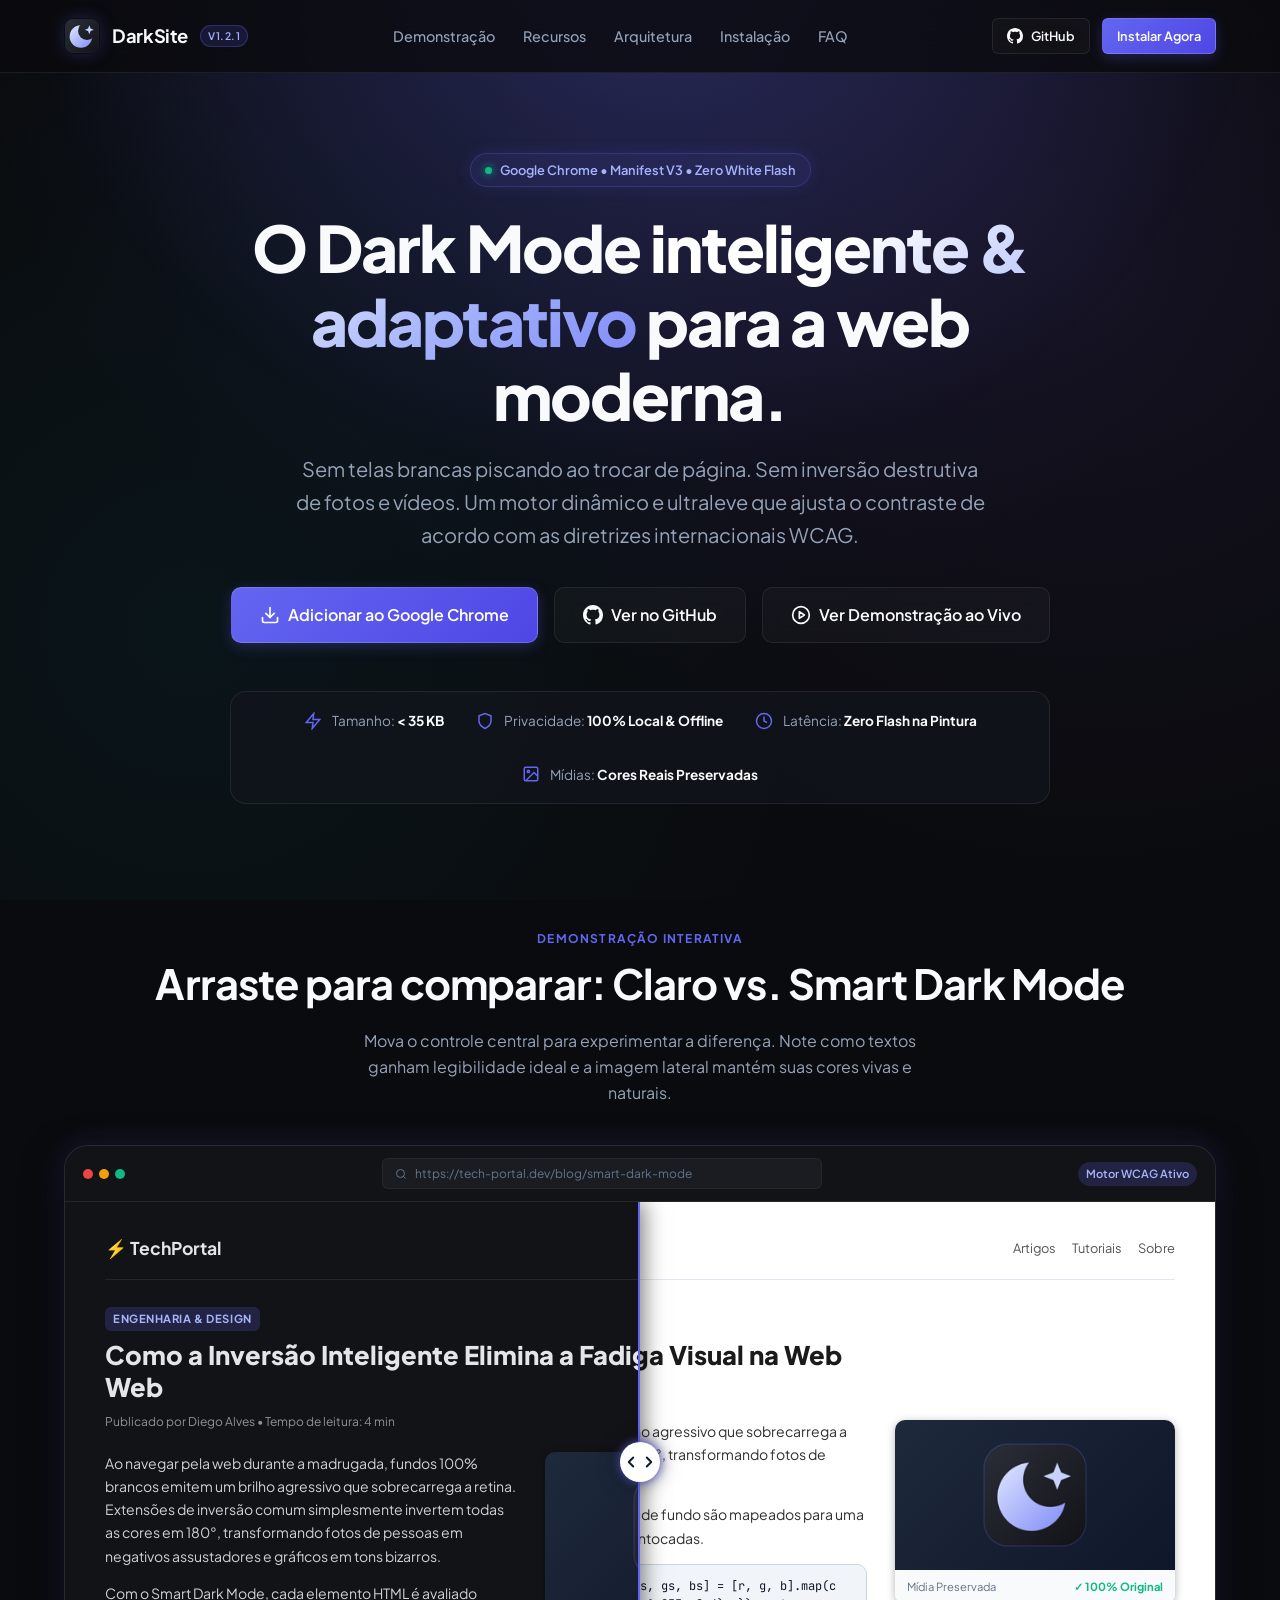
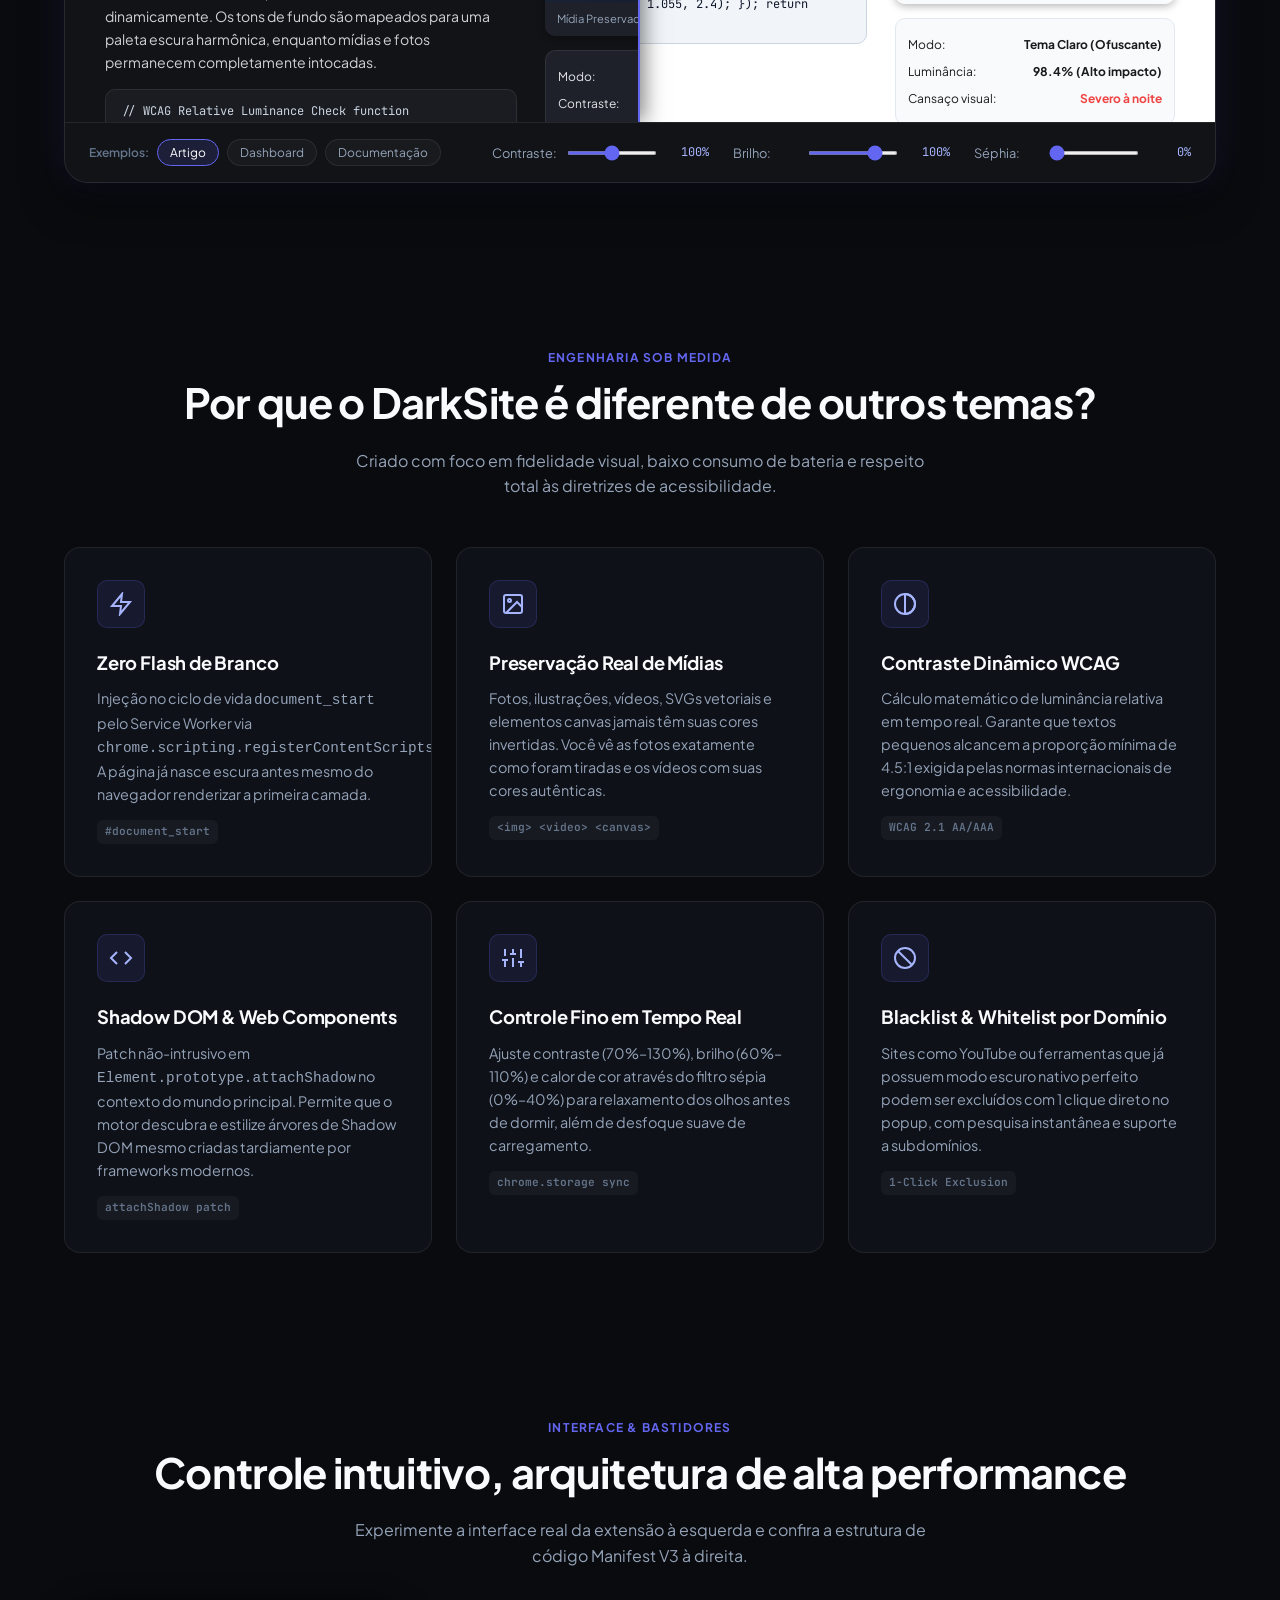
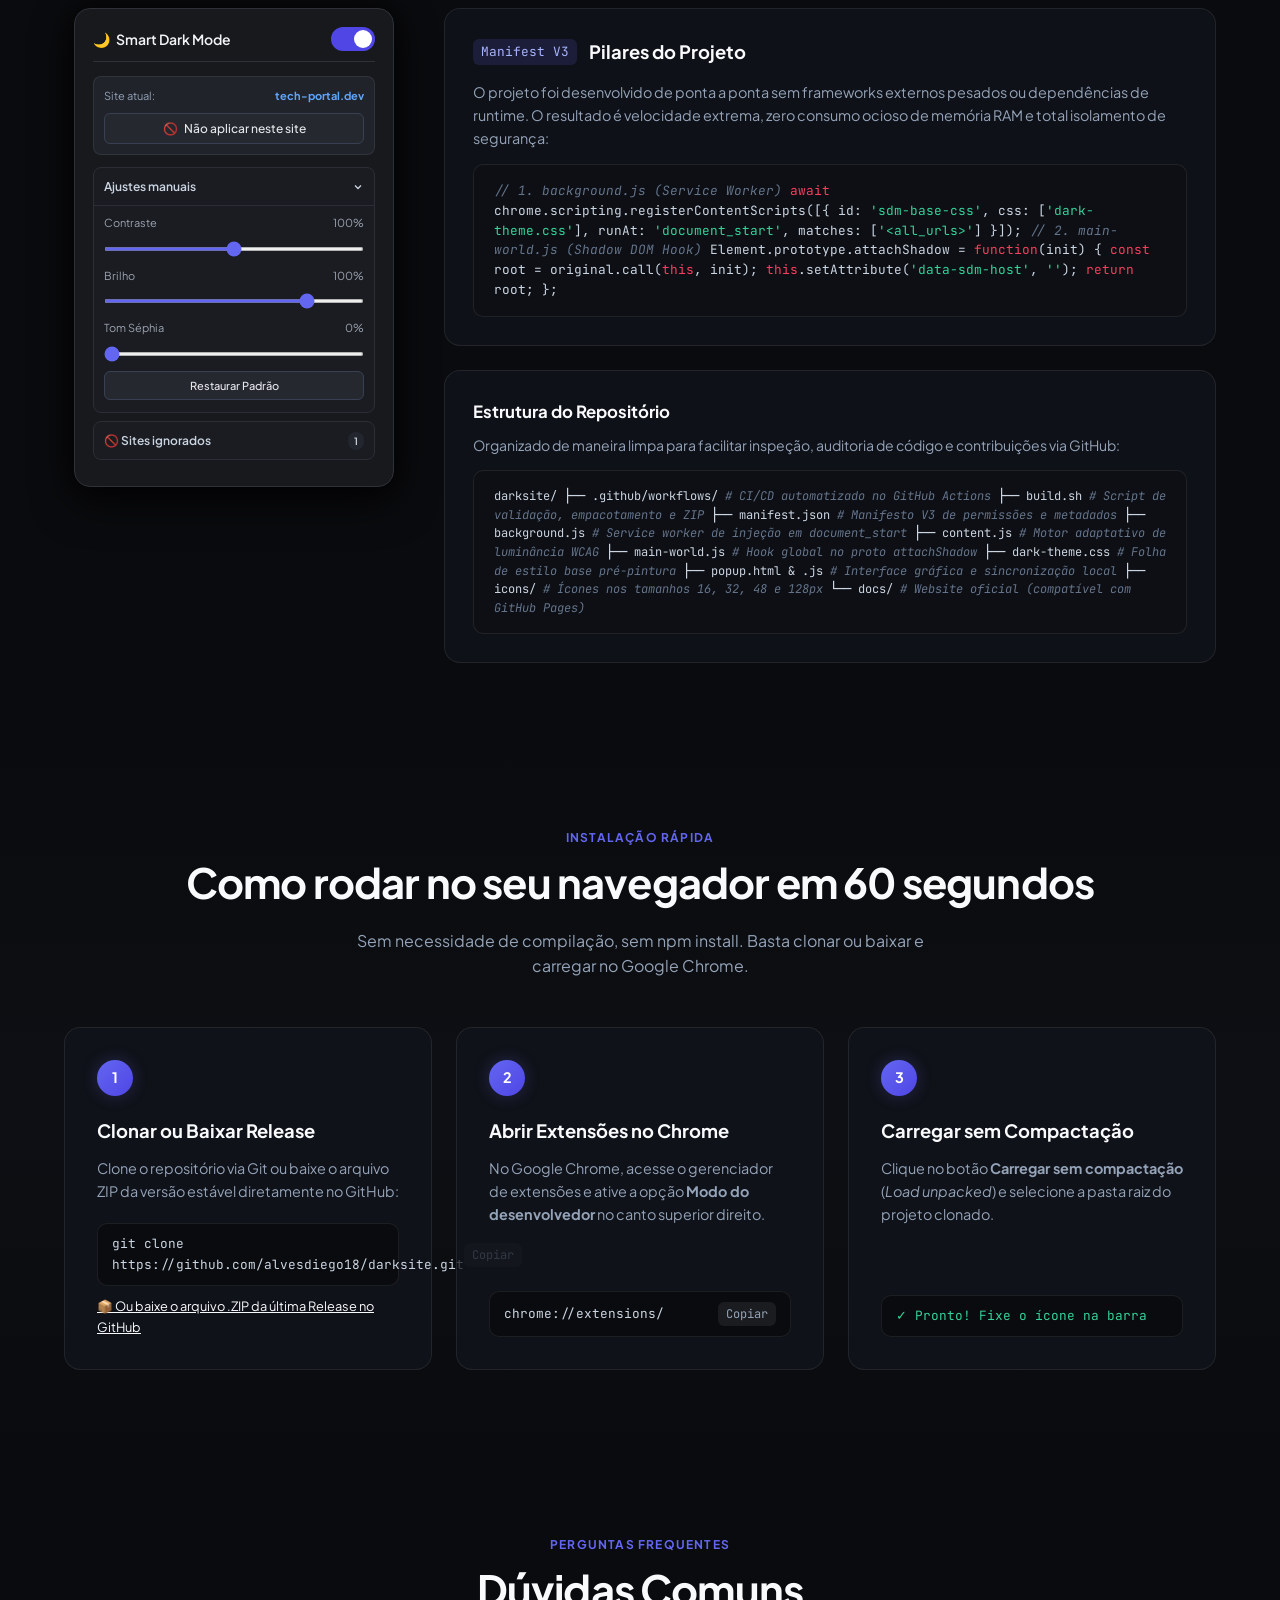
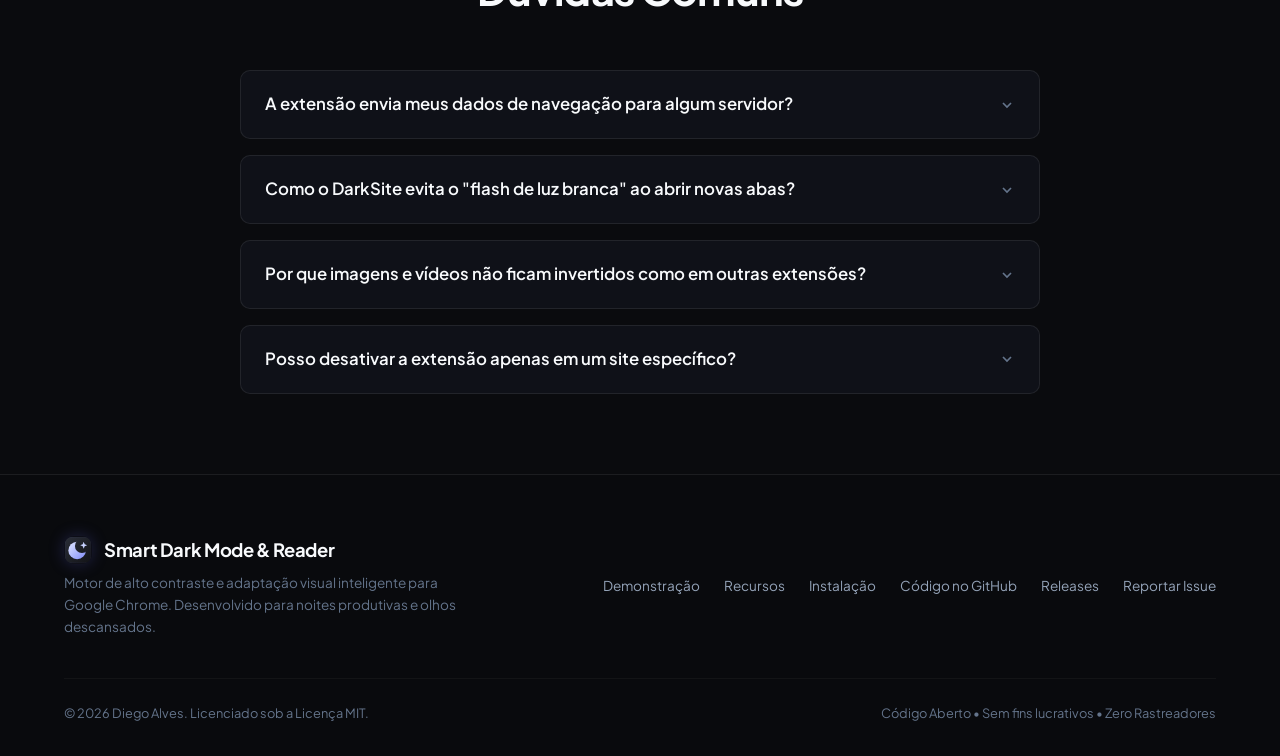
<file: docs/index.html>
<!DOCTYPE html>
<html lang="pt-BR">
<head>
  <meta charset="UTF-8">
  <meta name="viewport" content="width=device-width, initial-scale=1.0">
  <title>Smart Dark Mode & Reader — O Dark Mode Inteligente para a Web</title>
  <meta name="description" content="Extensão para Google Chrome (Manifest V3) com motor de contraste adaptativo em tempo real. Preserva imagens, vídeos e mídias, garantindo conformidade WCAG e zero flash de branco.">
  <meta name="keywords" content="dark mode, chrome extension, manifest v3, modo escuro, leitor noturno, acessibilidade web, contraste wcag">
  <meta name="author" content="Diego Alves">
  <meta name="theme-color" content="#0a0b0e">

  <!-- Open Graph / Social Sharing -->
  <meta property="og:type" content="website">
  <meta property="og:title" content="Smart Dark Mode & Reader — Dark Mode Inteligente">
  <meta property="og:description" content="Navegação noturna sem agressão visual. Preserva fotos, vídeos e ícones com cores 100% naturais.">
  <meta property="og:url" content="https://darksite-ten.vercel.app/">
  <meta property="og:image" content="assets/icon128.png">
  <link rel="canonical" href="https://darksite-ten.vercel.app/">

  <!-- Favicon -->
  <link rel="icon" type="image/svg+xml" href="assets/icon.svg">
  <link rel="apple-touch-icon" href="assets/icon128.png">

  <!-- Typography -->
  <link rel="preconnect" href="https://fonts.googleapis.com">
  <link rel="preconnect" href="https://fonts.gstatic.com" crossorigin>
  <link href="https://fonts.googleapis.com/css2?family=JetBrains+Mono:wght@400;500;600&family=Plus+Jakarta+Sans:wght@400;500;600;700;800&display=swap" rel="stylesheet">

  <!-- Styles -->
  <link rel="stylesheet" href="styles.css">
</head>
<body>

  <!-- Ambient Light Effects -->
  <div class="ambient-glow" aria-hidden="true"></div>

  <!-- Header / Navigation -->
  <header class="site-header">
    <div class="container nav-container">
      <a href="https://darksite-ten.vercel.app/" class="brand-logo" aria-label="Smart Dark Mode Página Inicial">
        <img src="assets/icon.svg" alt="Ícone Smart Dark Mode" class="brand-icon">
        <span>DarkSite</span>
        <span class="brand-badge">v1.2.1</span>
      </a>

      <nav aria-label="Navegação Principal">
        <ul class="nav-links">
          <li><a href="#demo" class="nav-link">Demonstração</a></li>
          <li><a href="#recursos" class="nav-link">Recursos</a></li>
          <li><a href="#arquitetura" class="nav-link">Arquitetura</a></li>
          <li><a href="#instalacao" class="nav-link">Instalação</a></li>
          <li><a href="#faq" class="nav-link">FAQ</a></li>
        </ul>
      </nav>

      <div class="nav-actions">
        <a href="https://github.com/alvesdiego18/darksite" target="_blank" rel="noopener noreferrer" class="btn btn-secondary btn-sm" id="btn-github-nav">
          <svg width="16" height="16" viewBox="0 0 24 24" fill="currentColor" aria-hidden="true">
            <path d="M12 0C5.37 0 0 5.37 0 12c0 5.31 3.435 9.795 8.205 11.385.6.105.825-.255.825-.57 0-.285-.015-1.23-.015-2.235-3.015.555-3.795-.735-4.035-1.41-.135-.345-.72-1.41-1.23-1.695-.42-.225-1.02-.78-.015-.795.945-.015 1.62.87 1.845 1.23 1.08 1.815 2.805 1.305 3.495.99.105-.78.42-1.305.765-1.605-2.67-.3-5.46-1.335-5.46-5.925 0-1.305.465-2.385 1.23-3.225-.12-.3-.54-1.53.12-3.18 0 0 1.005-.315 3.3 1.23.96-.27 1.98-.405 3-.405s2.04.135 3 .405c2.295-1.56 3.3-1.23 3.3-1.23.66 1.65.24 2.88.12 3.18.765.84 1.23 1.905 1.23 3.225 0 4.605-2.805 5.625-5.475 5.925.435.375.81 1.095.81 2.22 0 1.605-.015 2.895-.015 3.3 0 .315.225.69.825.57A12.02 12.02 0 0024 12c0-6.63-5.37-12-12-12z"/>
          </svg>
          <span>GitHub</span>
        </a>
        <a href="#instalacao" class="btn btn-primary btn-sm" id="btn-install-nav">
          <span>Instalar Agora</span>
        </a>
      </div>
    </div>
  </header>

  <!-- Hero Section -->
  <section class="hero-section">
    <div class="container">
      <div class="pill-badge">
        <span class="pill-dot"></span>
        <span>Google Chrome • Manifest V3 • Zero White Flash</span>
      </div>

      <h1 class="hero-title">
        O Dark Mode <span class="gradient-text">inteligente & adaptativo</span> para a web moderna.
      </h1>

      <p class="hero-description">
        Sem telas brancas piscando ao trocar de página. Sem inversão destrutiva de fotos e vídeos. Um motor dinâmico e ultraleve que ajusta o contraste de acordo com as diretrizes internacionais WCAG.
      </p>

      <div class="hero-cta">
        <a href="#instalacao" class="btn btn-primary btn-lg" id="hero-btn-install">
          <svg width="20" height="20" viewBox="0 0 24 24" fill="none" stroke="currentColor" stroke-width="2" stroke-linecap="round" stroke-linejoin="round">
            <path d="M21 15v4a2 2 0 0 1-2 2H5a2 2 0 0 1-2-2v-4"></path>
            <polyline points="7 10 12 15 17 10"></polyline>
            <line x1="12" y1="15" x2="12" y2="3"></line>
          </svg>
          <span>Adicionar ao Google Chrome</span>
        </a>

        <a href="https://github.com/alvesdiego18/darksite" target="_blank" rel="noopener noreferrer" class="btn btn-secondary btn-lg" id="hero-btn-github">
          <svg width="20" height="20" viewBox="0 0 24 24" fill="currentColor" aria-hidden="true">
            <path d="M12 0C5.37 0 0 5.37 0 12c0 5.31 3.435 9.795 8.205 11.385.6.105.825-.255.825-.57 0-.285-.015-1.23-.015-2.235-3.015.555-3.795-.735-4.035-1.41-.135-.345-.72-1.41-1.23-1.695-.42-.225-1.02-.78-.015-.795.945-.015 1.62.87 1.845 1.23 1.08 1.815 2.805 1.305 3.495.99.105-.78.42-1.305.765-1.605-2.67-.3-5.46-1.335-5.46-5.925 0-1.305.465-2.385 1.23-3.225-.12-.3-.54-1.53.12-3.18 0 0 1.005-.315 3.3 1.23.96-.27 1.98-.405 3-.405s2.04.135 3 .405c2.295-1.56 3.3-1.23 3.3-1.23.66 1.65.24 2.88.12 3.18.765.84 1.23 1.905 1.23 3.225 0 4.605-2.805 5.625-5.475 5.925.435.375.81 1.095.81 2.22 0 1.605-.015 2.895-.015 3.3 0 .315.225.69.825.57A12.02 12.02 0 0024 12c0-6.63-5.37-12-12-12z"/>
          </svg>
          <span>Ver no GitHub</span>
        </a>

        <a href="#demo" class="btn btn-secondary btn-lg" id="hero-btn-demo">
          <svg width="20" height="20" viewBox="0 0 24 24" fill="none" stroke="currentColor" stroke-width="2" stroke-linecap="round" stroke-linejoin="round">
            <circle cx="12" cy="12" r="10"></circle>
            <polygon points="10 8 16 12 10 16 10 8"></polygon>
          </svg>
          <span>Ver Demonstração ao Vivo</span>
        </a>
      </div>

      <!-- Quick Specifications Strip -->
      <div class="quick-specs">
        <div class="spec-item">
          <svg width="18" height="18" viewBox="0 0 24 24" fill="none" stroke="currentColor" stroke-width="2"><path d="M13 2L3 14h9l-1 8 10-12h-9l1-8z"/></svg>
          <span>Tamanho: <strong>&lt; 35 KB</strong></span>
        </div>
        <div class="spec-item">
          <svg width="18" height="18" viewBox="0 0 24 24" fill="none" stroke="currentColor" stroke-width="2"><path d="M12 22s8-4 8-10V5l-8-3-8 3v7c0 6 8 10 8 10z"/></svg>
          <span>Privacidade: <strong>100% Local & Offline</strong></span>
        </div>
        <div class="spec-item">
          <svg width="18" height="18" viewBox="0 0 24 24" fill="none" stroke="currentColor" stroke-width="2"><circle cx="12" cy="12" r="10"/><path d="M12 6v6l4 2"/></svg>
          <span>Latência: <strong>Zero Flash na Pintura</strong></span>
        </div>
        <div class="spec-item">
          <svg width="18" height="18" viewBox="0 0 24 24" fill="none" stroke="currentColor" stroke-width="2"><rect x="3" y="3" width="18" height="18" rx="2"/><circle cx="8.5" cy="8.5" r="1.5"/><polyline points="21 15 16 10 5 21"/></svg>
          <span>Mídias: <strong>Cores Reais Preservadas</strong></span>
        </div>
      </div>
    </div>
  </section>

  <!-- Interactive Comparison Section -->
  <section class="comparison-section" id="demo">
    <div class="container">
      <div class="section-header">
        <span class="section-tag">Demonstração Interativa</span>
        <h2 class="section-title">Arraste para comparar: Claro vs. Smart Dark Mode</h2>
        <p class="section-desc">Mova o controle central para experimentar a diferença. Note como textos ganham legibilidade ideal e a imagem lateral mantém suas cores vivas e naturais.</p>
      </div>

      <!-- Browser Preview Window -->
      <div class="preview-window">
        <div class="window-bar">
          <div class="window-dots">
            <span class="dot dot-red"></span>
            <span class="dot dot-yellow"></span>
            <span class="dot dot-green"></span>
          </div>

          <div class="window-search">
            <svg width="12" height="12" viewBox="0 0 24 24" fill="none" stroke="currentColor" stroke-width="2"><circle cx="11" cy="11" r="8"/><line x1="21" y1="21" x2="16.65" y2="16.65"/></svg>
            <span id="preview-address-bar">https://tech-portal.dev/blog/smart-dark-mode</span>
          </div>

          <div class="window-actions">
            <span class="badge-mode">Motor WCAG Ativo</span>
          </div>
        </div>

        <!-- Split Slider Container -->
        <div class="split-viewer-wrapper" id="split-wrapper">
          
          <!-- Light Layer (Original Webpage) -->
          <div class="split-layer split-layer-light" id="split-light-layer">
            <div class="mock-webpage">
              <div class="mock-nav">
                <div class="mock-logo">⚡ TechPortal</div>
                <div class="mock-links">
                  <span>Artigos</span>
                  <span>Tutoriais</span>
                  <span>Sobre</span>
                </div>
              </div>

              <div class="mock-article-header">
                <span class="mock-category" id="mock-cat-light">Engenharia & Design</span>
                <h3 class="mock-title" id="mock-title-light">Como a Inversão Inteligente Elimina a Fadiga Visual na Web</h3>
                <div class="mock-meta" id="mock-meta-light">Publicado por Diego Alves • Tempo de leitura: 4 min</div>
              </div>

              <div class="mock-grid">
                <div class="mock-main-content">
                  <p class="mock-body-text" id="mock-p1-light">
                    Ao navegar pela web durante a madrugada, fundos 100% brancos emitem um brilho agressivo que sobrecarrega a retina. Extensões de inversão comum simplesmente invertem todas as cores em 180°, transformando fotos de pessoas em negativos assustadores e gráficos em tons bizarros.
                  </p>
                  <p class="mock-body-text" id="mock-p2-light">
                    Com o Smart Dark Mode, cada elemento HTML é avaliado dinamicamente. Os tons de fundo são mapeados para uma paleta escura harmônica, enquanto mídias e fotos permanecem completamente intocadas.
                  </p>

                  <div class="mock-code-box" id="mock-code-light">
                    // WCAG Relative Luminance Check
function getLuminance(r, g, b) {
  const [rs, gs, bs] = [r, g, b].map(c => {
    c = c / 255;
    return c &lt;= 0.03928 ? c / 12.92 : Math.pow((c + 0.055) / 1.055, 2.4);
  });
  return 0.2126 * rs + 0.7152 * gs + 0.0722 * bs;
}
                  </div>
                </div>

                <div class="mock-sidebar">
                  <div class="mock-media-card">
                    <img src="assets/icon128.png" alt="Exemplo de Mídia Preservada" class="mock-photo" style="background: linear-gradient(135deg, #1e293b, #0f172a); padding: 20px; object-fit: contain;">
                    <div class="mock-photo-caption">
                      <span>Mídia Preservada</span>
                      <strong style="color: #10b981;">✓ 100% Original</strong>
                    </div>
                  </div>

                  <div class="mock-stats-box">
                    <div class="stat-row">
                      <span>Modo:</span>
                      <strong>Tema Claro (Ofuscante)</strong>
                    </div>
                    <div class="stat-row">
                      <span>Luminância:</span>
                      <strong>98.4% (Alto impacto)</strong>
                    </div>
                    <div class="stat-row">
                      <span>Cansaço visual:</span>
                      <strong style="color: #ef4444;">Severo à noite</strong>
                    </div>
                  </div>
                </div>
              </div>
            </div>
          </div>

          <!-- Dark Layer (Adapted Webpage) -->
          <div class="split-layer split-layer-dark" id="split-dark-layer">
            <div class="mock-webpage">
              <div class="mock-nav">
                <div class="mock-logo">⚡ TechPortal</div>
                <div class="mock-links">
                  <span>Artigos</span>
                  <span>Tutoriais</span>
                  <span>Sobre</span>
                </div>
              </div>

              <div class="mock-article-header">
                <span class="mock-category" id="mock-cat-dark">Engenharia & Design</span>
                <h3 class="mock-title" id="mock-title-dark">Como a Inversão Inteligente Elimina a Fadiga Visual na Web</h3>
                <div class="mock-meta" id="mock-meta-dark">Publicado por Diego Alves • Tempo de leitura: 4 min</div>
              </div>

              <div class="mock-grid">
                <div class="mock-main-content">
                  <p class="mock-body-text" id="mock-p1-dark">
                    Ao navegar pela web durante a madrugada, fundos 100% brancos emitem um brilho agressivo que sobrecarrega a retina. Extensões de inversão comum simplesmente invertem todas as cores em 180°, transformando fotos de pessoas em negativos assustadores e gráficos em tons bizarros.
                  </p>
                  <p class="mock-body-text" id="mock-p2-dark">
                    Com o Smart Dark Mode, cada elemento HTML é avaliado dinamicamente. Os tons de fundo são mapeados para uma paleta escura harmônica, enquanto mídias e fotos permanecem completamente intocadas.
                  </p>

                  <div class="mock-code-box" id="mock-code-dark">
                    // WCAG Relative Luminance Check
function getLuminance(r, g, b) {
  const [rs, gs, bs] = [r, g, b].map(c => {
    c = c / 255;
    return c &lt;= 0.03928 ? c / 12.92 : Math.pow((c + 0.055) / 1.055, 2.4);
  });
  return 0.2126 * rs + 0.7152 * gs + 0.0722 * bs;
}
                  </div>
                </div>

                <div class="mock-sidebar">
                  <div class="mock-media-card">
                    <img src="assets/icon128.png" alt="Exemplo de Mídia Preservada" class="mock-photo" style="background: linear-gradient(135deg, #1e293b, #0f172a); padding: 20px; object-fit: contain;">
                    <div class="mock-photo-caption">
                      <span>Mídia Preservada</span>
                      <strong style="color: #10b981;">✓ 100% Original</strong>
                    </div>
                  </div>

                  <div class="mock-stats-box">
                    <div class="stat-row">
                      <span>Modo:</span>
                      <strong style="color: #818cf8;">Smart Dark Mode</strong>
                    </div>
                    <div class="stat-row">
                      <span>Contraste:</span>
                      <strong style="color: #34d399;">WCAG AAA 7.2:1</strong>
                    </div>
                    <div class="stat-row">
                      <span>Cansaço visual:</span>
                      <strong style="color: #10b981;">Zero fadiga</strong>
                    </div>
                  </div>
                </div>
              </div>
            </div>
          </div>

          <!-- Split Slider Drag Handle -->
          <div class="split-handle" id="split-handle">
            <div class="handle-button" aria-label="Arraste para comparar" title="Arraste para comparar">
              <svg width="18" height="18" viewBox="0 0 24 24" fill="none" stroke="currentColor" stroke-width="2.5" stroke-linecap="round" stroke-linejoin="round">
                <polyline points="15 18 9 12 15 6"></polyline>
              </svg>
              <svg width="18" height="18" viewBox="0 0 24 24" fill="none" stroke="currentColor" stroke-width="2.5" stroke-linecap="round" stroke-linejoin="round">
                <polyline points="9 18 15 12 9 6"></polyline>
              </svg>
            </div>
          </div>

        </div>

        <!-- Live Tuning Bar (Mirroring the Extension) -->
        <div class="demo-tuning-panel">
          <div class="demo-presets">
            <span style="font-size: 0.75rem; color: var(--text-muted); font-weight: 600;">Exemplos:</span>
            <button class="preset-chip active" data-preset="article">Artigo</button>
            <button class="preset-chip" data-preset="dashboard">Dashboard</button>
            <button class="preset-chip" data-preset="docs">Documentação</button>
          </div>

          <div class="tuning-controls">
            <div class="tuning-item">
              <span>Contraste:</span>
              <input type="range" id="demo-contrast" min="70" max="130" value="100" aria-label="Ajustar contraste">
              <span class="val-badge" id="demo-val-contrast">100%</span>
            </div>

            <div class="tuning-item">
              <span>Brilho:</span>
              <input type="range" id="demo-brightness" min="60" max="110" value="100" aria-label="Ajustar brilho">
              <span class="val-badge" id="demo-val-brightness">100%</span>
            </div>

            <div class="tuning-item">
              <span>Séphia:</span>
              <input type="range" id="demo-sepia" min="0" max="40" value="0" aria-label="Ajustar tom sépia">
              <span class="val-badge" id="demo-val-sepia">0%</span>
            </div>
          </div>
        </div>
      </div>
    </div>
  </section>

  <!-- Feature Grid -->
  <section class="features-section" id="recursos">
    <div class="container">
      <div class="section-header">
        <span class="section-tag">Engenharia Sob Medida</span>
        <h2 class="section-title">Por que o DarkSite é diferente de outros temas?</h2>
        <p class="section-desc">Criado com foco em fidelidade visual, baixo consumo de bateria e respeito total às diretrizes de acessibilidade.</p>
      </div>

      <div class="features-grid">
        <!-- Feature 1 -->
        <div class="feature-card">
          <div class="feature-icon-wrapper">
            <svg width="24" height="24" viewBox="0 0 24 24" fill="none" stroke="currentColor" stroke-width="2"><path d="M13 2L3 14h9l-1 8 10-12h-9l1-8z"/></svg>
          </div>
          <h3 class="feature-title">Zero Flash de Branco</h3>
          <p class="feature-text">Injeção no ciclo de vida <code>document_start</code> pelo Service Worker via <code>chrome.scripting.registerContentScripts</code>. A página já nasce escura antes mesmo do navegador renderizar a primeira camada.</p>
          <span class="feature-badge-mini">#document_start</span>
        </div>

        <!-- Feature 2 -->
        <div class="feature-card">
          <div class="feature-icon-wrapper">
            <svg width="24" height="24" viewBox="0 0 24 24" fill="none" stroke="currentColor" stroke-width="2"><rect x="3" y="3" width="18" height="18" rx="2"/><circle cx="8.5" cy="8.5" r="1.5"/><polyline points="21 15 16 10 5 21"/></svg>
          </div>
          <h3 class="feature-title">Preservação Real de Mídias</h3>
          <p class="feature-text">Fotos, ilustrações, vídeos, SVGs vetoriais e elementos canvas jamais têm suas cores invertidas. Você vê as fotos exatamente como foram tiradas e os vídeos com suas cores autênticas.</p>
          <span class="feature-badge-mini">&lt;img&gt; &lt;video&gt; &lt;canvas&gt;</span>
        </div>

        <!-- Feature 3 -->
        <div class="feature-card">
          <div class="feature-icon-wrapper">
            <svg width="24" height="24" viewBox="0 0 24 24" fill="none" stroke="currentColor" stroke-width="2"><circle cx="12" cy="12" r="10"/><path d="M12 2a10 10 0 0 1 0 20z"/></svg>
          </div>
          <h3 class="feature-title">Contraste Dinâmico WCAG</h3>
          <p class="feature-text">Cálculo matemático de luminância relativa em tempo real. Garante que textos pequenos alcancem a proporção mínima de 4.5:1 exigida pelas normas internacionais de ergonomia e acessibilidade.</p>
          <span class="feature-badge-mini">WCAG 2.1 AA/AAA</span>
        </div>

        <!-- Feature 4 -->
        <div class="feature-card">
          <div class="feature-icon-wrapper">
            <svg width="24" height="24" viewBox="0 0 24 24" fill="none" stroke="currentColor" stroke-width="2"><polyline points="16 18 22 12 16 6"/><polyline points="8 6 2 12 8 18"/></svg>
          </div>
          <h3 class="feature-title">Shadow DOM &amp; Web Components</h3>
          <p class="feature-text">Patch não-intrusivo em <code>Element.prototype.attachShadow</code> no contexto do mundo principal. Permite que o motor descubra e estilize árvores de Shadow DOM mesmo criadas tardiamente por frameworks modernos.</p>
          <span class="feature-badge-mini">attachShadow patch</span>
        </div>

        <!-- Feature 5 -->
        <div class="feature-card">
          <div class="feature-icon-wrapper">
            <svg width="24" height="24" viewBox="0 0 24 24" fill="none" stroke="currentColor" stroke-width="2"><line x1="4" y1="21" x2="4" y2="14"/><line x1="4" y1="10" x2="4" y2="3"/><line x1="12" y1="21" x2="12" y2="12"/><line x1="12" y1="8" x2="12" y2="3"/><line x1="20" y1="21" x2="20" y2="16"/><line x1="20" y1="12" x2="20" y2="3"/><line x1="1" y1="14" x2="7" y2="14"/><line x1="9" y1="8" x2="15" y2="8"/><line x1="17" y1="16" x2="23" y2="16"/></svg>
          </div>
          <h3 class="feature-title">Controle Fino em Tempo Real</h3>
          <p class="feature-text">Ajuste contraste (70%–130%), brilho (60%–110%) e calor de cor através do filtro sépia (0%–40%) para relaxamento dos olhos antes de dormir, além de desfoque suave de carregamento.</p>
          <span class="feature-badge-mini">chrome.storage sync</span>
        </div>

        <!-- Feature 6 -->
        <div class="feature-card">
          <div class="feature-icon-wrapper">
            <svg width="24" height="24" viewBox="0 0 24 24" fill="none" stroke="currentColor" stroke-width="2"><circle cx="12" cy="12" r="10"/><line x1="4.93" y1="4.93" x2="19.07" y2="19.07"/></svg>
          </div>
          <h3 class="feature-title">Blacklist &amp; Whitelist por Domínio</h3>
          <p class="feature-text">Sites como YouTube ou ferramentas que já possuem modo escuro nativo perfeito podem ser excluídos com 1 clique direto no popup, com pesquisa instantânea e suporte a subdomínios.</p>
          <span class="feature-badge-mini">1-Click Exclusion</span>
        </div>
      </div>
    </div>
  </section>

  <!-- Interactive Popup & Architecture Section -->
  <section class="showcase-interactive-section" id="arquitetura">
    <div class="container">
      <div class="section-header">
        <span class="section-tag">Interface &amp; Bastidores</span>
        <h2 class="section-title">Controle intuitivo, arquitetura de alta performance</h2>
        <p class="section-desc">Experimente a interface real da extensão à esquerda e confira a estrutura de código Manifest V3 à direita.</p>
      </div>

      <div class="dual-showcase-grid">
        <!-- Interactive Popup Mockup -->
        <div class="popup-mockup-wrapper">
          <div class="popup-container">
            <div class="popup-header">
              <div class="popup-title">
                <span>🌙</span> Smart Dark Mode
              </div>
              <label class="switch">
                <input type="checkbox" id="mock-toggle-enabled" checked>
                <span class="slider-toggle"></span>
              </label>
            </div>

            <div class="popup-site-bar">
              <div class="popup-site-row">
                <span style="color: #94a3b8;">Site atual:</span>
                <strong id="mock-site-hostname" style="color: #60a5fa; max-width: 170px; overflow: hidden; text-overflow: ellipsis; white-space: nowrap;">tech-portal.dev</strong>
              </div>
              <button class="popup-btn-site" id="mock-btn-toggle-site">
                <span id="mock-btn-site-icon">🚫</span>
                <span id="mock-btn-site-text">Não aplicar neste site</span>
              </button>
            </div>

            <details class="popup-accordion" open>
              <summary>
                <span>Ajustes manuais</span>
                <svg width="12" height="12" viewBox="0 0 24 24" fill="none" stroke="currentColor" stroke-width="2.5"><path d="m6 9 6 6 6-6"/></svg>
              </summary>
              <div class="popup-accordion-body">
                <div class="popup-slider-row">
                  <div class="popup-slider-header">
                    <span>Contraste</span>
                    <span id="mock-val-contrast">100%</span>
                  </div>
                  <input type="range" id="mock-pop-contrast" min="70" max="130" value="100">
                </div>

                <div class="popup-slider-row">
                  <div class="popup-slider-header">
                    <span>Brilho</span>
                    <span id="mock-val-brightness">100%</span>
                  </div>
                  <input type="range" id="mock-pop-brightness" min="60" max="110" value="100">
                </div>

                <div class="popup-slider-row">
                  <div class="popup-slider-header">
                    <span>Tom Séphia</span>
                    <span id="mock-val-sepia">0%</span>
                  </div>
                  <input type="range" id="mock-pop-sepia" min="0" max="40" value="0">
                </div>

                <button class="popup-btn-site" id="mock-btn-reset" style="margin-top: 6px; font-size: 11px;">Restaurar Padrão</button>
              </div>
            </details>

            <details class="popup-accordion">
              <summary>
                <span>🚫 Sites ignorados</span>
                <span style="font-size: 10px; background: #23262e; padding: 1px 6px; border-radius: 8px;">1</span>
              </summary>
              <div class="popup-accordion-body">
                <div style="font-size: 11px; padding: 6px 8px; background: #23262e; border-radius: 4px; display: flex; justify-content: space-between; align-items: center;">
                  <span>youtube.com</span>
                  <span style="color: #ef4444; cursor: pointer;">✕</span>
                </div>
              </div>
            </details>
          </div>
        </div>

        <!-- Technical Architecture Overview -->
        <div class="arch-content">
          <div class="arch-card">
            <div class="arch-header">
              <span class="arch-tag">Manifest V3</span>
              <h3 style="font-size: 1.15rem; font-weight: 700;">Pilares do Projeto</h3>
            </div>
            <p style="font-size: 0.9rem; color: var(--text-secondary); line-height: 1.6;">
              O projeto foi desenvolvido de ponta a ponta sem frameworks externos pesados ou dependências de runtime. O resultado é velocidade extrema, zero consumo ocioso de memória RAM e total isolamento de segurança:
            </p>

            <div class="arch-code-block">
<span class="token-comment">// 1. background.js (Service Worker)</span>
<span class="token-keyword">await</span> chrome.scripting.registerContentScripts([{
  id: <span class="token-string">'sdm-base-css'</span>,
  css: [<span class="token-string">'dark-theme.css'</span>],
  runAt: <span class="token-string">'document_start'</span>,
  matches: [<span class="token-string">'&lt;all_urls&gt;'</span>]
}]);

<span class="token-comment">// 2. main-world.js (Shadow DOM Hook)</span>
Element.prototype.attachShadow = <span class="token-keyword">function</span>(init) {
  <span class="token-keyword">const</span> root = original.call(<span class="token-keyword">this</span>, init);
  <span class="token-keyword">this</span>.setAttribute(<span class="token-string">'data-sdm-host'</span>, <span class="token-string">''</span>);
  <span class="token-keyword">return</span> root;
};
            </div>
          </div>

          <div class="arch-card">
            <h3 style="font-size: 1.05rem; font-weight: 700; margin-bottom: 8px;">Estrutura do Repositório</h3>
            <p style="font-size: 0.88rem; color: var(--text-secondary);">
              Organizado de maneira limpa para facilitar inspeção, auditoria de código e contribuições via GitHub:
            </p>
            <div class="arch-code-block" style="font-size: 0.75rem;">
darksite/
├── .github/workflows/  <span class="token-comment"># CI/CD automatizado no GitHub Actions</span>
├── build.sh            <span class="token-comment"># Script de validação, empacotamento e ZIP</span>
├── manifest.json       <span class="token-comment"># Manifesto V3 de permissões e metadados</span>
├── background.js       <span class="token-comment"># Service worker de injeção em document_start</span>
├── content.js          <span class="token-comment"># Motor adaptativo de luminância WCAG</span>
├── main-world.js       <span class="token-comment"># Hook global no proto attachShadow</span>
├── dark-theme.css      <span class="token-comment"># Folha de estilo base pré-pintura</span>
├── popup.html &amp; .js    <span class="token-comment"># Interface gráfica e sincronização local</span>
├── icons/              <span class="token-comment"># Ícones nos tamanhos 16, 32, 48 e 128px</span>
└── docs/               <span class="token-comment"># Website oficial (compatível com GitHub Pages)</span>
            </div>
          </div>
        </div>
      </div>
    </div>
  </section>

  <!-- Installation Steps -->
  <section class="install-section" id="instalacao">
    <div class="container">
      <div class="section-header">
        <span class="section-tag">Instalação Rápida</span>
        <h2 class="section-title">Como rodar no seu navegador em 60 segundos</h2>
        <p class="section-desc">Sem necessidade de compilação, sem npm install. Basta clonar ou baixar e carregar no Google Chrome.</p>
      </div>

      <div class="install-steps-grid">
        <!-- Step 1 -->
        <div class="step-card">
          <div class="step-number">1</div>
          <h3 class="step-title">Clonar ou Baixar Release</h3>
          <p class="step-desc">Clone o repositório via Git ou baixe o arquivo ZIP da versão estável diretamente no GitHub:</p>
          <div class="code-box-action">
            <span id="cmd-clone">git clone https://github.com/alvesdiego18/darksite.git</span>
            <button class="btn-copy-code" data-copy-target="cmd-clone" title="Copiar comando">Copiar</button>
          </div>
          <div style="margin-top: 10px; font-size: 0.8rem;">
            <a href="https://github.com/alvesdiego18/darksite/releases" target="_blank" rel="noopener noreferrer" style="color: var(--accent-light); text-decoration: underline;">
              📦 Ou baixe o arquivo .ZIP da última Release no GitHub
            </a>
          </div>
        </div>

        <!-- Step 2 -->
        <div class="step-card">
          <div class="step-number">2</div>
          <h3 class="step-title">Abrir Extensões no Chrome</h3>
          <p class="step-desc">No Google Chrome, acesse o gerenciador de extensões e ative a opção <strong>Modo do desenvolvedor</strong> no canto superior direito.</p>
          <div class="code-box-action">
            <span id="cmd-chrome-url">chrome://extensions/</span>
            <button class="btn-copy-code" data-copy-target="cmd-chrome-url" title="Copiar endereço">Copiar</button>
          </div>
        </div>

        <!-- Step 3 -->
        <div class="step-card">
          <div class="step-number">3</div>
          <h3 class="step-title">Carregar sem Compactação</h3>
          <p class="step-desc">Clique no botão <strong>Carregar sem compactação</strong> (<em>Load unpacked</em>) e selecione a pasta raiz do projeto clonado.</p>
          <div class="code-box-action">
            <span style="color: #34d399;">✓ Pronto! Fixe o ícone na barra</span>
          </div>
        </div>
      </div>
    </div>
  </section>

  <!-- FAQ Section -->
  <section class="faq-section" id="faq">
    <div class="container">
      <div class="section-header">
        <span class="section-tag">Perguntas Frequentes</span>
        <h2 class="section-title">Dúvidas Comuns</h2>
      </div>

      <div class="faq-list">
        <details class="faq-item">
          <summary class="faq-question">
            <span>A extensão envia meus dados de navegação para algum servidor?</span>
            <svg class="faq-icon" width="16" height="16" viewBox="0 0 24 24" fill="none" stroke="currentColor" stroke-width="2.5"><path d="m6 9 6 6 6-6"/></svg>
          </summary>
          <div class="faq-answer">
            <strong>Não!</strong> O DarkSite é 100% privado e opera totalmente offline dentro do seu próprio navegador. Suas preferências de brilho, contraste e sites ignorados são armazenadas estritamente no seu computador através da API <code>chrome.storage.local</code>. Não há nenhum serviço de telemetria ou rastreamento.
          </div>
        </details>

        <details class="faq-item">
          <summary class="faq-question">
            <span>Como o DarkSite evita o "flash de luz branca" ao abrir novas abas?</span>
            <svg class="faq-icon" width="16" height="16" viewBox="0 0 24 24" fill="none" stroke="currentColor" stroke-width="2.5"><path d="m6 9 6 6 6-6"/></svg>
          </summary>
          <div class="faq-answer">
            Extensões convencionais esperam a página carregar (<code>document_idle</code>) para aplicar estilos, o que resulta na tela branca ofuscante. O DarkSite utiliza a API <code>chrome.scripting.registerContentScripts</code> para registrar a folha de estilo escura antes do HTML ser interpretado (<code>document_start</code>), garantindo que a base escura esteja ativa na pintura zero.
          </div>
        </details>

        <details class="faq-item">
          <summary class="faq-question">
            <span>Por que imagens e vídeos não ficam invertidos como em outras extensões?</span>
            <svg class="faq-icon" width="16" height="16" viewBox="0 0 24 24" fill="none" stroke="currentColor" stroke-width="2.5"><path d="m6 9 6 6 6-6"/></svg>
          </summary>
          <div class="faq-answer">
            Em vez de aplicar um filtro de CSS <code>filter: invert(1)</code> indiscriminado na tag <code>&lt;html&gt;</code>, o motor do DarkSite analisa árvore por árvore. Tags como <code>&lt;img&gt;</code>, <code>&lt;video&gt;</code>, <code>&lt;picture&gt;</code>, <code>&lt;canvas&gt;</code> e <code>&lt;svg&gt;</code> são preservadas intocadas.
          </div>
        </details>

        <details class="faq-item">
          <summary class="faq-question">
            <span>Posso desativar a extensão apenas em um site específico?</span>
            <svg class="faq-icon" width="16" height="16" viewBox="0 0 24 24" fill="none" stroke="currentColor" stroke-width="2.5"><path d="m6 9 6 6 6-6"/></svg>
          </summary>
          <div class="faq-answer">
            Sim! Basta abrir o popup da extensão e clicar no botão "Não aplicar neste site". O domínio é adicionado instantaneamente à sua lista de exclusão (Blacklist), e você também pode pesquisar e gerenciar todos os sites ignorados no painel de configurações.
          </div>
        </details>
      </div>
    </div>
  </section>

  <!-- Footer -->
  <footer class="site-footer">
    <div class="container">
      <div class="footer-top">
        <div class="footer-brand">
          <div class="brand-logo">
            <img src="assets/icon.svg" alt="Ícone DarkSite" class="brand-icon" style="width: 28px; height: 28px;">
            <span>Smart Dark Mode &amp; Reader</span>
          </div>
          <p class="footer-desc">
            Motor de alto contraste e adaptação visual inteligente para Google Chrome. Desenvolvido para noites produtivas e olhos descansados.
          </p>
        </div>

        <div class="footer-links">
          <a href="#demo" class="footer-link">Demonstração</a>
          <a href="#recursos" class="footer-link">Recursos</a>
          <a href="#instalacao" class="footer-link">Instalação</a>
          <a href="https://github.com/alvesdiego18/darksite" target="_blank" rel="noopener noreferrer" class="footer-link">Código no GitHub</a>
          <a href="https://github.com/alvesdiego18/darksite/releases" target="_blank" rel="noopener noreferrer" class="footer-link">Releases</a>
          <a href="https://github.com/alvesdiego18/darksite/issues" target="_blank" rel="noopener noreferrer" class="footer-link">Reportar Issue</a>
        </div>
      </div>

      <div class="footer-bottom">
        <span>© 2026 Diego Alves. Licenciado sob a Licença MIT.</span>
        <span>Código Aberto • Sem fins lucrativos • Zero Rastreadores</span>
      </div>
    </div>
  </footer>

  <!-- Toast Notification Container -->
  <div id="toast-notice" class="toast-notice" role="status" aria-live="polite"></div>

  <!-- Scripts -->
  <script src="app.js"></script>
</body>
</html>
</file>
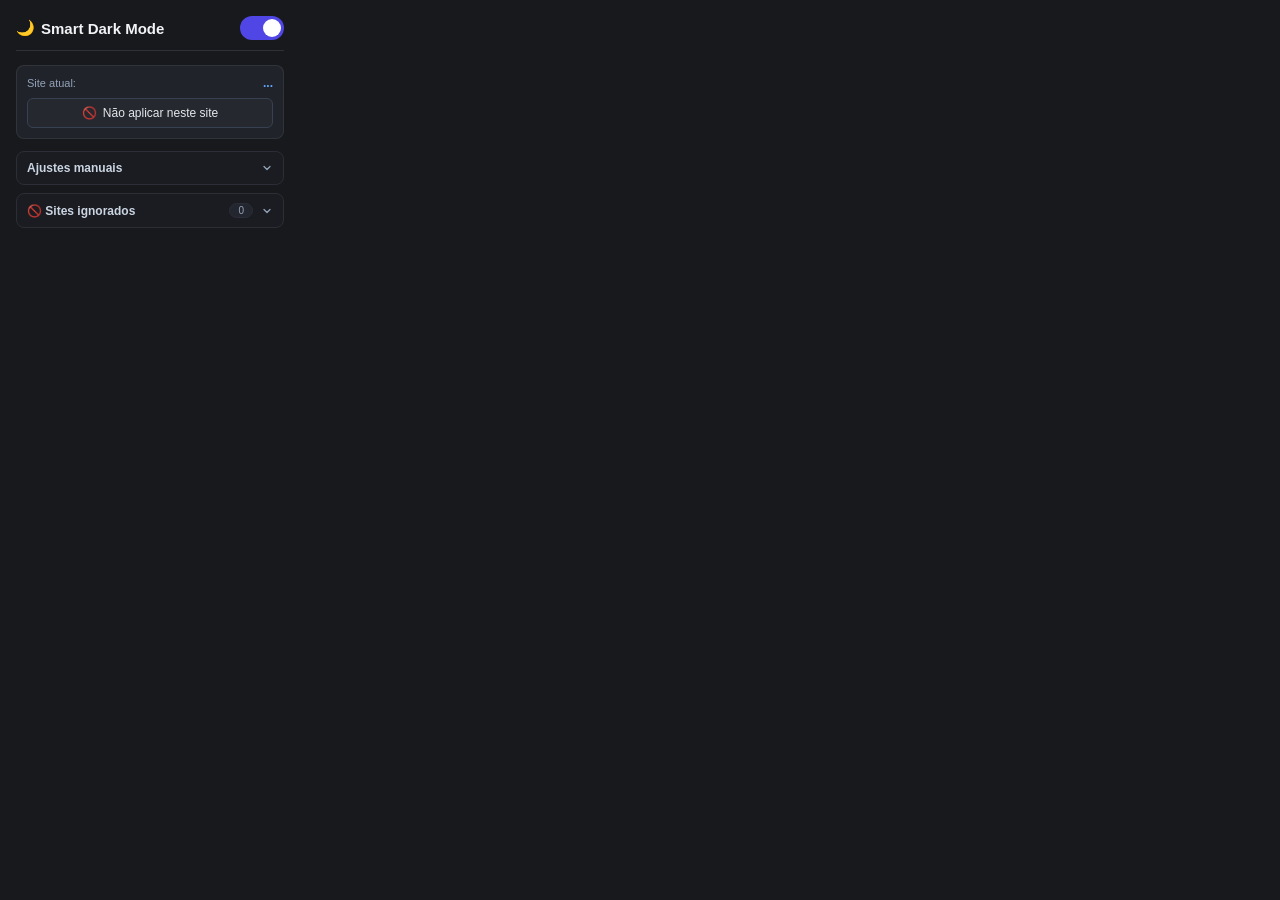
<file: popup.html>
<!DOCTYPE html>
<html lang="pt-BR">
<head>
  <meta charset="UTF-8">
  <meta name="viewport" content="width=device-width, initial-scale=1.0">
  <title>Smart Dark Mode</title>
  <style>
    * {
      box-sizing: border-box;
      margin: 0;
      padding: 0;
      font-family: -apple-system, BlinkMacSystemFont, "Segoe UI", Roboto, Helvetica, Arial, sans-serif;
    }

    body {
      width: 300px;
      padding: 16px;
      background: #18191c;
      color: #f1f3f5;
      font-size: 13px;
      user-select: none;
    }

    .header {
      display: flex;
      align-items: center;
      justify-content: space-between;
      margin-bottom: 14px;
      padding-bottom: 10px;
      border-bottom: 1px solid #2e3238;
    }

    .title {
      font-weight: 600;
      font-size: 15px;
      display: flex;
      align-items: center;
      gap: 6px;
    }

    .switch {
      position: relative;
      display: inline-block;
      width: 44px;
      height: 24px;
    }

    .switch input {
      opacity: 0;
      width: 0;
      height: 0;
    }

    .slider {
      position: absolute;
      cursor: pointer;
      top: 0;
      left: 0;
      right: 0;
      bottom: 0;
      background-color: #3f444e;
      transition: .3s;
      border-radius: 24px;
    }

    .slider:before {
      position: absolute;
      content: "";
      height: 18px;
      width: 18px;
      left: 3px;
      bottom: 3px;
      background-color: white;
      transition: .3s;
      border-radius: 50%;
    }

    input:checked + .slider {
      background-color: #4f46e5;
    }

    input:checked + .slider:before {
      transform: translateX(20px);
    }

    .site-bar {
      display: flex;
      align-items: center;
      justify-content: space-between;
      background: #23262e;
      padding: 8px 10px;
      border-radius: 6px;
      margin-bottom: 12px;
      font-size: 11px;
      border: 1px solid rgba(255, 255, 255, 0.05);
    }

    .manual-controls {
      background: #1a1c22;
      border: 1px solid #2b2e36;
      border-radius: 8px;
      margin-bottom: 4px;
    }

    .manual-controls summary {
      display: flex;
      align-items: center;
      gap: 8px;
      padding: 9px 10px;
      cursor: pointer;
      list-style: none;
      user-select: none;
      border-radius: 8px;
    }

    .manual-controls summary::-webkit-details-marker {
      display: none;
    }

    .manual-controls summary:hover {
      background: #20232a;
    }

    .manual-controls summary:focus-visible {
      outline: 2px solid #6366f1;
      outline-offset: -2px;
    }

    .manual-controls-title {
      font-size: 12px;
      font-weight: 600;
      color: #cbd5e1;
      white-space: nowrap;
    }

    .manual-controls-summary {
      flex: 1;
      text-align: right;
      font-size: 10px;
      color: #64748b;
      white-space: nowrap;
      overflow: hidden;
      text-overflow: ellipsis;
    }

    .manual-controls[open] .manual-controls-summary {
      visibility: hidden;
    }

    .chevron {
      color: #94a3b8;
      flex: none;
      transition: transform 0.2s ease;
    }

    .manual-controls[open] .chevron {
      transform: rotate(180deg);
    }

    .manual-controls + .manual-controls {
      margin-top: 8px;
    }

    .blocked-sites .add-block-row {
      margin-top: 10px;
    }

    .manual-controls-body {
      padding: 4px 10px 10px;
      border-top: 1px solid #2b2e36;
    }

    .control-group {
      margin-bottom: 11px;
    }

    .control-group:first-child {
      margin-top: 8px;
    }

    .control-header {
      display: flex;
      justify-content: space-between;
      margin-bottom: 5px;
      color: #9ca3af;
      font-size: 11px;
    }

    input[type=range] {
      width: 100%;
      accent-color: #6366f1;
      height: 4px;
      background: #374151;
      border-radius: 2px;
      outline: none;
    }

    .btn-row {
      display: flex;
      gap: 6px;
      margin-top: 12px;
    }

    button {
      flex: 1;
      padding: 6px 10px;
      border: 1px solid #374151;
      background: #25282f;
      color: #e5e7eb;
      border-radius: 6px;
      font-size: 11px;
      cursor: pointer;
      transition: all 0.15s ease;
    }

    button:hover {
      background: #323742;
    }

    .section-divider {
      margin: 14px 0 10px 0;
      border-top: 1px solid #2e3238;
      padding-top: 10px;
    }

    .section-header {
      display: flex;
      align-items: center;
      justify-content: space-between;
      margin-bottom: 8px;
    }

    .section-title {
      font-size: 12px;
      font-weight: 600;
      color: #cbd5e1;
      display: flex;
      align-items: center;
      gap: 5px;
    }

    .add-block-row {
      display: flex;
      gap: 6px;
      margin-bottom: 8px;
    }

    .add-block-row input {
      flex: 1;
      padding: 5px 8px;
      background: #1f2229;
      border: 1px solid #374151;
      border-radius: 5px;
      color: #f3f4f6;
      font-size: 11px;
      outline: none;
    }

    .add-block-row input:focus {
      border-color: #6366f1;
    }

    .add-block-row button {
      flex: initial;
      padding: 5px 10px;
      background: #4f46e5;
      border-color: #4338ca;
      font-weight: 500;
    }

    .add-block-row button:hover {
      background: #4338ca;
    }

    .blacklist-count {
      font-size: 10px;
      color: #94a3b8;
      background: #23262e;
      border: 1px solid #2b2e36;
      border-radius: 10px;
      padding: 1px 8px;
    }

    .search-row {
      position: relative;
      margin-bottom: 6px;
    }

    .search-row input {
      width: 100%;
      box-sizing: border-box;
      padding: 5px 26px 5px 26px;
      background: #1a1c22;
      border: 1px solid #2b2e36;
      border-radius: 5px;
      color: #f3f4f6;
      font-size: 11px;
      outline: none;
    }

    .search-row input:focus {
      border-color: #6366f1;
    }

    .search-row input::-webkit-search-cancel-button {
      display: none;
    }

    .search-icon {
      position: absolute;
      left: 8px;
      top: 50%;
      transform: translateY(-50%);
      color: #64748b;
      pointer-events: none;
    }

    .btn-clear-search {
      position: absolute;
      right: 4px;
      top: 50%;
      transform: translateY(-50%);
      background: transparent !important;
      border: none !important;
      color: #64748b !important;
      cursor: pointer;
      font-size: 11px;
      padding: 2px 6px !important;
      flex: initial !important;
    }

    .btn-clear-search:hover {
      color: #cbd5e1 !important;
    }

    .blacklist-item mark {
      background: rgba(99, 102, 241, 0.35);
      color: #fff;
      border-radius: 2px;
    }

    .blacklist-list {
      max-height: 220px;
      overflow-y: auto;
      background: #1a1c22;
      border-radius: 6px;
      padding: 4px;
      border: 1px solid #2b2e36;
    }

    .blacklist-item {
      display: flex;
      align-items: center;
      justify-content: space-between;
      padding: 4px 8px;
      background: #23262e;
      border-radius: 4px;
      margin-bottom: 4px;
      font-size: 11px;
    }

    .blacklist-item:last-child {
      margin-bottom: 0;
    }

    .blacklist-item span {
      color: #e2e8f0;
      overflow: hidden;
      text-overflow: ellipsis;
      white-space: nowrap;
      max-width: 200px;
    }

    .btn-remove-site {
      background: transparent !important;
      border: none !important;
      color: #ef4444 !important;
      cursor: pointer;
      font-size: 12px;
      padding: 2px 4px !important;
      flex: initial !important;
    }

    .btn-remove-site:hover {
      color: #f87171 !important;
    }

    .empty-blacklist {
      text-align: center;
      color: #64748b;
      font-size: 11px;
      padding: 8px 0;
    }
  </style>
</head>
<body>
  <div class="header">
    <div class="title">
      <span>🌙</span> Smart Dark Mode
    </div>
    <label class="switch">
      <input type="checkbox" id="toggle-enabled" checked>
      <span class="slider"></span>
    </label>
  </div>

  <div class="site-bar" style="flex-direction: column; align-items: stretch; gap: 8px; background: #20232a; padding: 10px; border-radius: 8px; margin-bottom: 12px; border: 1px solid rgba(255, 255, 255, 0.08);">
    <div style="display: flex; align-items: center; justify-content: space-between;">
      <span style="color: #94a3b8; font-size: 11px;">Site atual:</span>
      <strong id="site-hostname" style="color: #60a5fa; font-size: 12px; max-width: 170px; overflow: hidden; text-overflow: ellipsis; white-space: nowrap;">...</strong>
    </div>
    <button id="btn-toggle-site" style="width: 100%; padding: 7px 10px; font-size: 12px; font-weight: 500; border-radius: 6px; display: flex; align-items: center; justify-content: center; gap: 6px; cursor: pointer; transition: all 0.2s ease;">
      <span id="btn-toggle-site-icon">🚫</span>
      <span id="btn-toggle-site-text">Não aplicar neste site</span>
    </button>
  </div>

  <details class="manual-controls" id="manual-controls" data-store-key="sdm_manual_controls_open">
    <summary>
      <span class="manual-controls-title">Ajustes manuais</span>
      <span class="manual-controls-summary" id="manual-controls-summary"></span>
      <svg class="chevron" width="12" height="12" viewBox="0 0 24 24" fill="none" stroke="currentColor" stroke-width="2.5" stroke-linecap="round" stroke-linejoin="round" aria-hidden="true"><path d="m6 9 6 6 6-6"/></svg>
    </summary>
    <div class="manual-controls-body">
  <div class="control-group">
    <div class="control-header">
      <span>Contraste</span>
      <span id="val-contrast">100%</span>
    </div>
    <input type="range" id="slider-contrast" min="70" max="130" value="100">
  </div>

  <div class="control-group">
    <div class="control-header">
      <span>Brilho</span>
      <span id="val-brightness">100%</span>
    </div>
    <input type="range" id="slider-brightness" min="60" max="110" value="100">
  </div>

  <div class="control-group">
    <div class="control-header">
      <span>Tom Séphia (Descanso visual)</span>
      <span id="val-sepia">0%</span>
    </div>
    <input type="range" id="slider-sepia" min="0" max="40" value="0">
  </div>

  <div style="display: flex; align-items: center; justify-content: space-between; padding: 6px 0; margin-bottom: 6px;">
    <div>
      <span style="font-size: 12px; color: #cbd5e1; font-weight: 500;">Desfoque no carregamento</span>
      <div style="font-size: 10px; color: #94a3b8;">Suaviza a transição inicial (blur)</div>
    </div>
    <label class="switch" style="width: 36px; height: 20px;">
      <input type="checkbox" id="toggle-blur" checked>
      <span class="slider" style="border-radius: 20px;"></span>
    </label>
  </div>

  <div class="btn-row">
    <button id="btn-reset">Restaurar Padrão</button>
  </div>
    </div>
  </details>

  <details class="manual-controls blocked-sites" id="blocked-sites" data-store-key="sdm_blocked_sites_open">
    <summary>
      <span class="manual-controls-title">🚫 Sites ignorados</span>
      <span class="manual-controls-summary"></span>
      <span class="blacklist-count" id="blacklist-count">0</span>
      <svg class="chevron" width="12" height="12" viewBox="0 0 24 24" fill="none" stroke="currentColor" stroke-width="2.5" stroke-linecap="round" stroke-linejoin="round" aria-hidden="true"><path d="m6 9 6 6 6-6"/></svg>
    </summary>
    <div class="manual-controls-body">
      <div class="add-block-row">
        <input type="text" id="input-new-blocked-site" placeholder="ex: youtube.com">
        <button id="btn-add-blocked-site">+ Adicionar</button>
      </div>

      <div class="search-row">
        <svg class="search-icon" width="12" height="12" viewBox="0 0 24 24" fill="none" stroke="currentColor" stroke-width="2.5" stroke-linecap="round" aria-hidden="true"><circle cx="11" cy="11" r="7"/><path d="m20 20-4-4"/></svg>
        <input type="search" id="input-search-blocked" placeholder="Pesquisar sites ignorados..." aria-label="Pesquisar sites ignorados">
        <button class="btn-clear-search" id="btn-clear-search" title="Limpar pesquisa" hidden>✖</button>
      </div>

      <div class="blacklist-list" id="blacklist-container">
        <!-- Injected by popup.js -->
      </div>
    </div>
  </details>

  <script src="popup.js"></script>
</body>
</html>
</file>
<file: docs/styles.css>
/* ==========================================================================
   DarkSite - Modern Minimalist Design System
   Smart Dark Mode & Reader Showcase Website
   ========================================================================== */

:root {
  --bg-primary: #0a0b0e;
  --bg-secondary: #111318;
  --bg-card: rgba(18, 21, 28, 0.75);
  --bg-card-hover: rgba(24, 28, 38, 0.9);
  --bg-glass: rgba(255, 255, 255, 0.03);
  --bg-glass-active: rgba(255, 255, 255, 0.07);

  --border-subtle: rgba(255, 255, 255, 0.08);
  --border-hover: rgba(99, 102, 241, 0.35);
  --border-active: #6366f1;

  --text-primary: #f8fafc;
  --text-secondary: #94a3b8;
  --text-muted: #64748b;
  --text-accent: #a5b4fc;

  --primary: #6366f1;
  --primary-hover: #4f46e5;
  --primary-glow: rgba(99, 102, 241, 0.25);
  --accent-purple: #8b5cf6;
  --accent-cyan: #06b6d4;
  --accent-emerald: #10b981;

  --font-sans: 'Plus Jakarta Sans', -apple-system, BlinkMacSystemFont, "Segoe UI", Roboto, sans-serif;
  --font-mono: 'JetBrains Mono', ui-monospace, SFMono-Regular, Menlo, Monaco, monospace;

  --radius-sm: 6px;
  --radius-md: 10px;
  --radius-lg: 16px;
  --radius-xl: 24px;
  --radius-full: 9999px;

  --shadow-sm: 0 2px 8px rgba(0, 0, 0, 0.3);
  --shadow-md: 0 8px 24px rgba(0, 0, 0, 0.45);
  --shadow-lg: 0 16px 40px rgba(0, 0, 0, 0.6);
  --shadow-glow: 0 0 35px rgba(99, 102, 241, 0.2);

  --transition-fast: 0.15s ease;
  --transition-normal: 0.25s cubic-bezier(0.16, 1, 0.3, 1);
  --transition-smooth: 0.4s cubic-bezier(0.16, 1, 0.3, 1);
}

/* Base Reset & Global Rules */
*, *::before, *::after {
  box-sizing: border-box;
  margin: 0;
  padding: 0;
}

html {
  scroll-behavior: smooth;
  font-size: 16px;
  background-color: var(--bg-primary);
  color: var(--text-primary);
  -webkit-font-smoothing: antialiased;
  -moz-osx-font-smoothing: grayscale;
}

body {
  font-family: var(--font-sans);
  line-height: 1.6;
  overflow-x: hidden;
  position: relative;
  background-color: var(--bg-primary);
  background-image: 
    radial-gradient(circle at 50% 0%, rgba(99, 102, 241, 0.12) 0%, transparent 60%),
    radial-gradient(circle at 85% 30%, rgba(139, 92, 246, 0.08) 0%, transparent 50%),
    radial-gradient(circle at 15% 70%, rgba(6, 182, 212, 0.06) 0%, transparent 50%);
  background-attachment: fixed;
}

a {
  color: inherit;
  text-decoration: none;
}

button {
  font-family: inherit;
  cursor: pointer;
  border: none;
  background: none;
}

/* Ambient Background Canvas Glow */
.ambient-glow {
  position: fixed;
  top: 0;
  left: 0;
  right: 0;
  height: 500px;
  background: radial-gradient(ellipse at 50% -20%, rgba(99, 102, 241, 0.25), transparent 70%);
  pointer-events: none;
  z-index: 0;
}

/* Container */
.container {
  width: 100%;
  max-width: 1200px;
  margin: 0 auto;
  padding: 0 24px;
  position: relative;
  z-index: 1;
}

/* Header & Nav */
.site-header {
  position: sticky;
  top: 0;
  z-index: 100;
  backdrop-filter: blur(20px);
  -webkit-backdrop-filter: blur(20px);
  background: rgba(10, 11, 14, 0.8);
  border-bottom: 1px solid var(--border-subtle);
  transition: border-color var(--transition-normal);
}

.nav-container {
  display: flex;
  align-items: center;
  justify-content: space-between;
  height: 72px;
}

.brand-logo {
  display: flex;
  align-items: center;
  gap: 12px;
  font-weight: 700;
  font-size: 1.15rem;
  letter-spacing: -0.02em;
}

.brand-icon {
  width: 36px;
  height: 36px;
  border-radius: var(--radius-md);
  box-shadow: 0 0 16px var(--primary-glow);
  transition: transform var(--transition-normal);
}

.brand-logo:hover .brand-icon {
  transform: rotate(-8deg) scale(1.05);
}

.brand-badge {
  font-size: 0.65rem;
  font-weight: 600;
  text-transform: uppercase;
  letter-spacing: 0.05em;
  padding: 2px 7px;
  background: rgba(99, 102, 241, 0.15);
  border: 1px solid rgba(99, 102, 241, 0.3);
  color: var(--text-accent);
  border-radius: var(--radius-full);
}

.nav-links {
  display: flex;
  align-items: center;
  gap: 28px;
  list-style: none;
}

.nav-link {
  font-size: 0.9rem;
  font-weight: 500;
  color: var(--text-secondary);
  transition: color var(--transition-fast);
}

.nav-link:hover {
  color: var(--text-primary);
}

.nav-actions {
  display: flex;
  align-items: center;
  gap: 12px;
}

/* Buttons */
.btn {
  display: inline-flex;
  align-items: center;
  justify-content: center;
  gap: 8px;
  padding: 10px 18px;
  border-radius: var(--radius-md);
  font-size: 0.875rem;
  font-weight: 600;
  transition: all var(--transition-normal);
  white-space: nowrap;
}

.btn-primary {
  background: linear-gradient(135deg, #6366f1 0%, #4f46e5 100%);
  color: #ffffff;
  box-shadow: 0 4px 14px var(--primary-glow);
  border: 1px solid rgba(255, 255, 255, 0.15);
}

.btn-primary:hover {
  background: linear-gradient(135deg, #7175f5 0%, #5850ec 100%);
  box-shadow: 0 6px 20px rgba(99, 102, 241, 0.4);
  transform: translateY(-1px);
}

.btn-secondary {
  background: var(--bg-glass);
  color: var(--text-primary);
  border: 1px solid var(--border-subtle);
  backdrop-filter: blur(10px);
}

.btn-secondary:hover {
  background: var(--bg-glass-active);
  border-color: rgba(255, 255, 255, 0.2);
  transform: translateY(-1px);
}

.btn-sm {
  padding: 7px 14px;
  font-size: 0.8rem;
  border-radius: var(--radius-sm);
}

.btn-lg {
  padding: 14px 28px;
  font-size: 1rem;
  border-radius: var(--radius-md);
}

/* Hero Section */
.hero-section {
  padding: 80px 0 60px;
  text-align: center;
  position: relative;
}

.pill-badge {
  display: inline-flex;
  align-items: center;
  gap: 8px;
  padding: 6px 14px;
  background: rgba(99, 102, 241, 0.1);
  border: 1px solid rgba(99, 102, 241, 0.25);
  border-radius: var(--radius-full);
  font-size: 0.8rem;
  font-weight: 600;
  color: var(--text-accent);
  margin-bottom: 24px;
  box-shadow: 0 0 16px rgba(99, 102, 241, 0.15);
}

.pill-dot {
  width: 7px;
  height: 7px;
  background-color: var(--accent-emerald);
  border-radius: 50%;
  box-shadow: 0 0 8px var(--accent-emerald);
  animation: pulse-dot 2s infinite ease-in-out;
}

@keyframes pulse-dot {
  0%, 100% { opacity: 1; transform: scale(1); }
  50% { opacity: 0.5; transform: scale(0.85); }
}

.hero-title {
  font-size: clamp(2.4rem, 5vw, 4.2rem);
  font-weight: 800;
  line-height: 1.15;
  letter-spacing: -0.03em;
  margin-bottom: 20px;
  max-width: 900px;
  margin-left: auto;
  margin-right: auto;
}

.hero-title .gradient-text {
  background: linear-gradient(135deg, #ffffff 30%, #a5b4fc 70%, #818cf8 100%);
  -webkit-background-clip: text;
  -webkit-text-fill-color: transparent;
}

.hero-description {
  font-size: clamp(1.05rem, 2vw, 1.25rem);
  color: var(--text-secondary);
  max-width: 700px;
  margin: 0 auto 36px;
  line-height: 1.65;
}

.hero-cta {
  display: flex;
  align-items: center;
  justify-content: center;
  gap: 16px;
  flex-wrap: wrap;
  margin-bottom: 48px;
}

.quick-specs {
  display: flex;
  align-items: center;
  justify-content: center;
  gap: 32px;
  flex-wrap: wrap;
  padding: 18px 24px;
  background: var(--bg-card);
  border: 1px solid var(--border-subtle);
  border-radius: var(--radius-lg);
  max-width: 820px;
  margin: 0 auto;
}

.spec-item {
  display: flex;
  align-items: center;
  gap: 10px;
  font-size: 0.85rem;
  color: var(--text-secondary);
}

.spec-item svg {
  color: var(--primary);
  flex-shrink: 0;
}

.spec-item strong {
  color: var(--text-primary);
}

/* ==========================================================================
   Interactive Split Comparison Section
   ========================================================================== */
.comparison-section {
  padding: 60px 0 80px;
}

.section-header {
  text-align: center;
  margin-bottom: 40px;
}

.section-tag {
  text-transform: uppercase;
  font-size: 0.75rem;
  font-weight: 700;
  letter-spacing: 0.1em;
  color: var(--primary);
  margin-bottom: 8px;
}

.section-title {
  font-size: clamp(1.8rem, 3.5vw, 2.6rem);
  font-weight: 700;
  letter-spacing: -0.02em;
  margin-bottom: 12px;
}

.section-desc {
  font-size: 1rem;
  color: var(--text-secondary);
  max-width: 600px;
  margin: 0 auto;
}

/* Comparison Window */
.preview-window {
  background: #16181f;
  border: 1px solid var(--border-subtle);
  border-radius: var(--radius-xl);
  overflow: hidden;
  box-shadow: var(--shadow-lg), var(--shadow-glow);
  position: relative;
}

.window-bar {
  display: flex;
  align-items: center;
  justify-content: space-between;
  padding: 12px 18px;
  background: #111317;
  border-bottom: 1px solid var(--border-subtle);
}

.window-dots {
  display: flex;
  gap: 6px;
}

.dot {
  width: 10px;
  height: 10px;
  border-radius: 50%;
}
.dot-red { background: #ef4444; }
.dot-yellow { background: #f59e0b; }
.dot-green { background: #10b981; }

.window-search {
  flex: 1;
  max-width: 440px;
  margin: 0 16px;
  display: flex;
  align-items: center;
  gap: 8px;
  background: #1a1c22;
  border: 1px solid rgba(255, 255, 255, 0.05);
  padding: 5px 12px;
  border-radius: var(--radius-sm);
  font-size: 0.75rem;
  color: var(--text-muted);
}

.window-search svg {
  flex-shrink: 0;
}

.window-actions {
  display: flex;
  align-items: center;
  gap: 8px;
}

.badge-mode {
  padding: 3px 8px;
  border-radius: var(--radius-full);
  font-size: 0.7rem;
  font-weight: 600;
  background: rgba(99, 102, 241, 0.2);
  color: var(--text-accent);
}

/* Split Slider Container */
.split-viewer-wrapper {
  position: relative;
  width: 100%;
  height: 520px;
  overflow: hidden;
  user-select: none;
}

.split-layer {
  position: absolute;
  top: 0;
  left: 0;
  width: 100%;
  height: 100%;
  overflow: hidden;
}

/* Light Original Layer */
.split-layer-light {
  background: #ffffff;
  color: #1a1a1a;
  z-index: 1;
}

/* Dark Mode Adapted Layer */
.split-layer-dark {
  background: #121316;
  color: #e3e5e8;
  z-index: 2;
  width: 50%; /* driven by JS slider */
  border-right: 2px solid var(--primary);
  box-shadow: 4px 0 20px rgba(0, 0, 0, 0.5);
  transition: filter var(--transition-fast);
}

/* Mock Web Content inside the preview */
.mock-webpage {
  width: 100%;
  min-width: 800px;
  padding: 32px 40px;
}

.mock-nav {
  display: flex;
  align-items: center;
  justify-content: space-between;
  margin-bottom: 24px;
  padding-bottom: 16px;
  border-bottom: 1px solid rgba(120, 120, 120, 0.2);
}

.split-layer-light .mock-nav { border-color: #e2e8f0; }
.split-layer-dark .mock-nav { border-color: rgba(255, 255, 255, 0.08); }

.mock-logo {
  font-weight: 700;
  font-size: 1.1rem;
}

.mock-links {
  display: flex;
  gap: 16px;
  font-size: 0.8rem;
  opacity: 0.75;
}

.mock-article-header {
  margin-bottom: 20px;
}

.mock-category {
  display: inline-block;
  font-size: 0.7rem;
  font-weight: 700;
  text-transform: uppercase;
  letter-spacing: 0.05em;
  padding: 3px 8px;
  border-radius: var(--radius-sm);
  margin-bottom: 8px;
}

.split-layer-light .mock-category { background: #e0e7ff; color: #4338ca; }
.split-layer-dark .mock-category { background: rgba(99, 102, 241, 0.2); color: #a5b4fc; }

.mock-title {
  font-size: 1.6rem;
  font-weight: 800;
  line-height: 1.25;
  margin-bottom: 10px;
}

.mock-meta {
  font-size: 0.75rem;
  opacity: 0.6;
}

.mock-grid {
  display: grid;
  grid-template-columns: 1fr 280px;
  gap: 28px;
  margin-top: 20px;
}

.mock-body-text {
  font-size: 0.88rem;
  line-height: 1.65;
  opacity: 0.9;
  margin-bottom: 14px;
}

.mock-code-box {
  padding: 12px 16px;
  border-radius: var(--radius-md);
  font-family: var(--font-mono);
  font-size: 0.75rem;
  margin-top: 14px;
  line-height: 1.5;
}

.split-layer-light .mock-code-box { background: #f1f5f9; color: #0f172a; border: 1px solid #cbd5e1; }
.split-layer-dark .mock-code-box { background: #1a1c22; color: #cbd5e1; border: 1px solid rgba(255, 255, 255, 0.08); }

.mock-media-card {
  border-radius: var(--radius-md);
  overflow: hidden;
  box-shadow: var(--shadow-sm);
}

.mock-photo {
  width: 100%;
  height: 150px;
  object-fit: cover;
  display: block;
  background: linear-gradient(135deg, #3b82f6, #8b5cf6);
}

.mock-photo-caption {
  padding: 8px 12px;
  font-size: 0.7rem;
  display: flex;
  align-items: center;
  justify-content: space-between;
}

.split-layer-light .mock-photo-caption { background: #f8fafc; color: #64748b; }
.split-layer-dark .mock-photo-caption { background: #1e2129; color: #94a3b8; }

.mock-stats-box {
  margin-top: 14px;
  padding: 12px;
  border-radius: var(--radius-md);
}

.split-layer-light .mock-stats-box { background: #f8fafc; border: 1px solid #e2e8f0; }
.split-layer-dark .mock-stats-box { background: #1e2129; border: 1px solid rgba(255, 255, 255, 0.08); }

.stat-row {
  display: flex;
  justify-content: space-between;
  font-size: 0.75rem;
  padding: 4px 0;
}

/* Slider Handle & Drag Controller */
.split-handle {
  position: absolute;
  top: 0;
  bottom: 0;
  left: 50%;
  width: 4px;
  transform: translateX(-50%);
  z-index: 10;
  cursor: ew-resize;
  pointer-events: none;
}

.handle-button {
  position: absolute;
  top: 50%;
  left: 50%;
  transform: translate(-50%, -50%);
  width: 40px;
  height: 40px;
  background: #ffffff;
  color: #0f172a;
  border-radius: 50%;
  box-shadow: 0 0 20px rgba(0, 0, 0, 0.5), 0 0 10px var(--primary);
  display: flex;
  align-items: center;
  justify-content: center;
  pointer-events: auto;
  cursor: ew-resize;
  transition: transform var(--transition-fast), box-shadow var(--transition-fast);
}

.handle-button:hover, .handle-button:active {
  transform: translate(-50%, -50%) scale(1.1);
  box-shadow: 0 0 25px rgba(99, 102, 241, 0.8);
}

/* Interactive Tuning Bar below demo */
.demo-tuning-panel {
  background: #111317;
  border-top: 1px solid var(--border-subtle);
  padding: 16px 24px;
  display: flex;
  align-items: center;
  justify-content: space-between;
  flex-wrap: wrap;
  gap: 20px;
}

.tuning-controls {
  display: flex;
  align-items: center;
  gap: 24px;
  flex-wrap: wrap;
}

.tuning-item {
  display: flex;
  align-items: center;
  gap: 10px;
  font-size: 0.8rem;
  color: var(--text-secondary);
}

.tuning-item span {
  min-width: 65px;
}

.tuning-item .val-badge {
  font-family: var(--font-mono);
  font-size: 0.75rem;
  color: var(--text-accent);
  min-width: 42px;
  text-align: right;
}

.tuning-item input[type=range] {
  width: 90px;
  accent-color: var(--primary);
  height: 4px;
  background: #2b2e38;
  border-radius: 2px;
  outline: none;
}

.demo-presets {
  display: flex;
  align-items: center;
  gap: 8px;
}

.preset-chip {
  padding: 5px 12px;
  background: var(--bg-glass);
  border: 1px solid var(--border-subtle);
  border-radius: var(--radius-full);
  font-size: 0.75rem;
  color: var(--text-secondary);
  transition: all var(--transition-fast);
}

.preset-chip:hover, .preset-chip.active {
  background: rgba(99, 102, 241, 0.15);
  border-color: var(--primary);
  color: #ffffff;
}

/* ==========================================================================
   Features Grid Section
   ========================================================================== */
.features-section {
  padding: 80px 0;
  position: relative;
}

.features-grid {
  display: grid;
  grid-template-columns: repeat(auto-fit, minmax(340px, 1fr));
  gap: 24px;
  margin-top: 48px;
}

.feature-card {
  background: var(--bg-card);
  border: 1px solid var(--border-subtle);
  border-radius: var(--radius-lg);
  padding: 32px;
  transition: all var(--transition-normal);
  position: relative;
  overflow: hidden;
}

.feature-card::before {
  content: '';
  position: absolute;
  top: 0;
  left: 0;
  right: 0;
  height: 2px;
  background: linear-gradient(90deg, transparent, var(--primary), transparent);
  opacity: 0;
  transition: opacity var(--transition-normal);
}

.feature-card:hover {
  background: var(--bg-card-hover);
  border-color: var(--border-hover);
  transform: translateY(-4px);
  box-shadow: var(--shadow-md);
}

.feature-card:hover::before {
  opacity: 1;
}

.feature-icon-wrapper {
  width: 48px;
  height: 48px;
  border-radius: var(--radius-md);
  background: rgba(99, 102, 241, 0.1);
  border: 1px solid rgba(99, 102, 241, 0.2);
  display: flex;
  align-items: center;
  justify-content: center;
  color: var(--text-accent);
  margin-bottom: 20px;
}

.feature-card:hover .feature-icon-wrapper {
  background: var(--primary);
  color: #ffffff;
  box-shadow: 0 0 16px var(--primary-glow);
}

.feature-title {
  font-size: 1.15rem;
  font-weight: 700;
  margin-bottom: 10px;
  letter-spacing: -0.01em;
}

.feature-text {
  font-size: 0.9rem;
  color: var(--text-secondary);
  line-height: 1.6;
}

.feature-badge-mini {
  display: inline-block;
  margin-top: 14px;
  font-size: 0.7rem;
  font-weight: 600;
  font-family: var(--font-mono);
  color: var(--text-muted);
  background: rgba(255, 255, 255, 0.04);
  padding: 3px 8px;
  border-radius: var(--radius-sm);
}

/* ==========================================================================
   Interactive Extension UI Showcase + Technical Architecture
   ========================================================================== */
.showcase-interactive-section {
  padding: 80px 0;
}

.dual-showcase-grid {
  display: grid;
  grid-template-columns: 340px 1fr;
  gap: 40px;
  align-items: start;
}

/* Mock Popup Component */
.popup-mockup-wrapper {
  position: relative;
}

.popup-container {
  width: 320px;
  background: #18191c;
  border: 1px solid #2e3238;
  border-radius: var(--radius-lg);
  padding: 18px;
  color: #f1f3f5;
  box-shadow: var(--shadow-lg), 0 0 30px rgba(0, 0, 0, 0.8);
  font-size: 13px;
  margin: 0 auto;
}

.popup-header {
  display: flex;
  align-items: center;
  justify-content: space-between;
  margin-bottom: 14px;
  padding-bottom: 10px;
  border-bottom: 1px solid #2e3238;
}

.popup-title {
  font-weight: 600;
  font-size: 14px;
  display: flex;
  align-items: center;
  gap: 6px;
}

/* Switch */
.switch {
  position: relative;
  display: inline-block;
  width: 44px;
  height: 24px;
}

.switch input {
  opacity: 0;
  width: 0;
  height: 0;
}

.slider-toggle {
  position: absolute;
  cursor: pointer;
  top: 0; left: 0; right: 0; bottom: 0;
  background-color: #3f444e;
  transition: .3s;
  border-radius: 24px;
}

.slider-toggle:before {
  position: absolute;
  content: "";
  height: 18px;
  width: 18px;
  left: 3px;
  bottom: 3px;
  background-color: white;
  transition: .3s;
  border-radius: 50%;
}

.switch input:checked + .slider-toggle {
  background-color: #4f46e5;
}

.switch input:checked + .slider-toggle:before {
  transform: translateX(20px);
}

.popup-site-bar {
  display: flex;
  flex-direction: column;
  gap: 8px;
  background: #20232a;
  padding: 10px;
  border-radius: 8px;
  margin-bottom: 12px;
  border: 1px solid rgba(255, 255, 255, 0.08);
}

.popup-site-row {
  display: flex;
  align-items: center;
  justify-content: space-between;
  font-size: 11px;
}

.popup-btn-site {
  width: 100%;
  padding: 7px 10px;
  font-size: 12px;
  font-weight: 500;
  border-radius: 6px;
  background: #25282f;
  color: #e5e7eb;
  border: 1px solid #374151;
  display: flex;
  align-items: center;
  justify-content: center;
  gap: 6px;
  transition: all var(--transition-fast);
}

.popup-btn-site:hover {
  background: #323742;
}

.popup-accordion {
  background: #1a1c22;
  border: 1px solid #2b2e36;
  border-radius: 8px;
  margin-bottom: 8px;
  overflow: hidden;
}

.popup-accordion summary {
  display: flex;
  align-items: center;
  justify-content: space-between;
  padding: 9px 10px;
  cursor: pointer;
  list-style: none;
  font-size: 12px;
  font-weight: 600;
  color: #cbd5e1;
}

.popup-accordion summary::-webkit-details-marker {
  display: none;
}

.popup-accordion-body {
  padding: 8px 10px 12px;
  border-top: 1px solid #2b2e36;
}

.popup-slider-row {
  margin-bottom: 10px;
}

.popup-slider-header {
  display: flex;
  justify-content: space-between;
  font-size: 11px;
  color: #9ca3af;
  margin-bottom: 4px;
}

.popup-slider-row input[type=range] {
  width: 100%;
  accent-color: #6366f1;
  height: 4px;
  background: #374151;
  border-radius: 2px;
  outline: none;
}

/* Architecture Cards on Right */
.arch-content {
  display: flex;
  flex-direction: column;
  gap: 24px;
}

.arch-card {
  background: var(--bg-card);
  border: 1px solid var(--border-subtle);
  border-radius: var(--radius-lg);
  padding: 28px;
}

.arch-header {
  display: flex;
  align-items: center;
  gap: 12px;
  margin-bottom: 14px;
}

.arch-tag {
  font-family: var(--font-mono);
  font-size: 0.8rem;
  padding: 3px 8px;
  border-radius: var(--radius-sm);
  background: rgba(99, 102, 241, 0.15);
  color: var(--text-accent);
}

.arch-code-block {
  background: #0d0f14;
  border: 1px solid var(--border-subtle);
  border-radius: var(--radius-md);
  padding: 16px 20px;
  font-family: var(--font-mono);
  font-size: 0.8rem;
  color: #cbd5e1;
  overflow-x: auto;
  position: relative;
  line-height: 1.55;
  margin-top: 14px;
}

.token-keyword { color: #f43f5e; }
.token-function { color: #38bdf8; }
.token-string { color: #34d399; }
.token-comment { color: #64748b; font-style: italic; }

/* ==========================================================================
   Installation Guide Section
   ========================================================================== */
.install-section {
  padding: 80px 0;
  background: linear-gradient(180deg, transparent 0%, rgba(18, 21, 28, 0.4) 50%, transparent 100%);
}

.install-steps-grid {
  display: grid;
  grid-template-columns: repeat(auto-fit, minmax(300px, 1fr));
  gap: 24px;
  margin-top: 48px;
}

.step-card {
  background: var(--bg-card);
  border: 1px solid var(--border-subtle);
  border-radius: var(--radius-lg);
  padding: 32px;
  position: relative;
  display: flex;
  flex-direction: column;
}

.step-number {
  width: 36px;
  height: 36px;
  border-radius: 50%;
  background: linear-gradient(135deg, #6366f1, #4f46e5);
  color: #ffffff;
  display: flex;
  align-items: center;
  justify-content: center;
  font-weight: 700;
  font-size: 0.9rem;
  margin-bottom: 20px;
  box-shadow: 0 0 16px var(--primary-glow);
}

.step-title {
  font-size: 1.15rem;
  font-weight: 700;
  margin-bottom: 12px;
}

.step-desc {
  font-size: 0.9rem;
  color: var(--text-secondary);
  line-height: 1.6;
  margin-bottom: 20px;
  flex-grow: 1;
}

.code-box-action {
  display: flex;
  align-items: center;
  justify-content: space-between;
  background: #090b0e;
  border: 1px solid var(--border-subtle);
  padding: 10px 14px;
  border-radius: var(--radius-md);
  font-family: var(--font-mono);
  font-size: 0.8rem;
  color: #cbd5e1;
}

.btn-copy-code {
  padding: 4px 8px;
  border-radius: var(--radius-sm);
  background: var(--bg-glass-active);
  color: var(--text-secondary);
  font-size: 0.75rem;
  transition: all var(--transition-fast);
}

.btn-copy-code:hover {
  background: var(--primary);
  color: #ffffff;
}

/* ==========================================================================
   FAQ Section
   ========================================================================== */
.faq-section {
  padding: 80px 0;
}

.faq-list {
  max-width: 800px;
  margin: 48px auto 0;
  display: flex;
  flex-direction: column;
  gap: 16px;
}

.faq-item {
  background: var(--bg-card);
  border: 1px solid var(--border-subtle);
  border-radius: var(--radius-md);
  overflow: hidden;
  transition: border-color var(--transition-fast);
}

.faq-item[open] {
  border-color: var(--border-hover);
}

.faq-question {
  display: flex;
  align-items: center;
  justify-content: space-between;
  padding: 20px 24px;
  font-size: 1.05rem;
  font-weight: 600;
  cursor: pointer;
  list-style: none;
  user-select: none;
}

.faq-question::-webkit-details-marker {
  display: none;
}

.faq-icon {
  transition: transform var(--transition-normal);
  color: var(--text-muted);
}

.faq-item[open] .faq-icon {
  transform: rotate(180deg);
  color: var(--primary);
}

.faq-answer {
  padding: 0 24px 20px;
  font-size: 0.925rem;
  color: var(--text-secondary);
  line-height: 1.65;
  border-top: 1px solid rgba(255, 255, 255, 0.04);
  padding-top: 16px;
}

/* ==========================================================================
   Footer
   ========================================================================== */
.site-footer {
  border-top: 1px solid var(--border-subtle);
  padding: 60px 0 36px;
  background: #090a0d;
}

.footer-top {
  display: flex;
  justify-content: space-between;
  align-items: center;
  flex-wrap: wrap;
  gap: 24px;
  margin-bottom: 40px;
}

.footer-brand {
  display: flex;
  flex-direction: column;
  gap: 8px;
}

.footer-desc {
  font-size: 0.85rem;
  color: var(--text-muted);
  max-width: 400px;
}

.footer-links {
  display: flex;
  gap: 24px;
}

.footer-link {
  font-size: 0.85rem;
  color: var(--text-secondary);
  transition: color var(--transition-fast);
}

.footer-link:hover {
  color: var(--primary);
}

.footer-bottom {
  display: flex;
  align-items: center;
  justify-content: space-between;
  flex-wrap: wrap;
  gap: 16px;
  padding-top: 24px;
  border-top: 1px solid rgba(255, 255, 255, 0.04);
  font-size: 0.8rem;
  color: var(--text-muted);
}

/* Toast Notification */
.toast-notice {
  position: fixed;
  bottom: 24px;
  right: 24px;
  background: #181b22;
  border: 1px solid var(--primary);
  color: #ffffff;
  padding: 12px 20px;
  border-radius: var(--radius-md);
  font-size: 0.85rem;
  font-weight: 500;
  box-shadow: var(--shadow-lg);
  display: flex;
  align-items: center;
  gap: 10px;
  z-index: 999;
  transform: translateY(100px);
  opacity: 0;
  transition: all var(--transition-smooth);
  pointer-events: none;
}

.toast-notice.show {
  transform: translateY(0);
  opacity: 1;
}

/* Responsive Breakpoints */
@media (max-width: 900px) {
  .dual-showcase-grid {
    grid-template-columns: 1fr;
    justify-items: center;
  }

  .nav-links {
    display: none;
  }

  .split-viewer-wrapper {
    height: 480px;
  }
}

@media (max-width: 640px) {
  .hero-section {
    padding: 50px 0 40px;
  }

  .split-viewer-wrapper {
    height: 440px;
  }

  .mock-grid {
    grid-template-columns: 1fr;
  }

  .demo-tuning-panel {
    flex-direction: column;
    align-items: stretch;
  }

  .tuning-controls {
    justify-content: space-between;
  }
}
</file>
